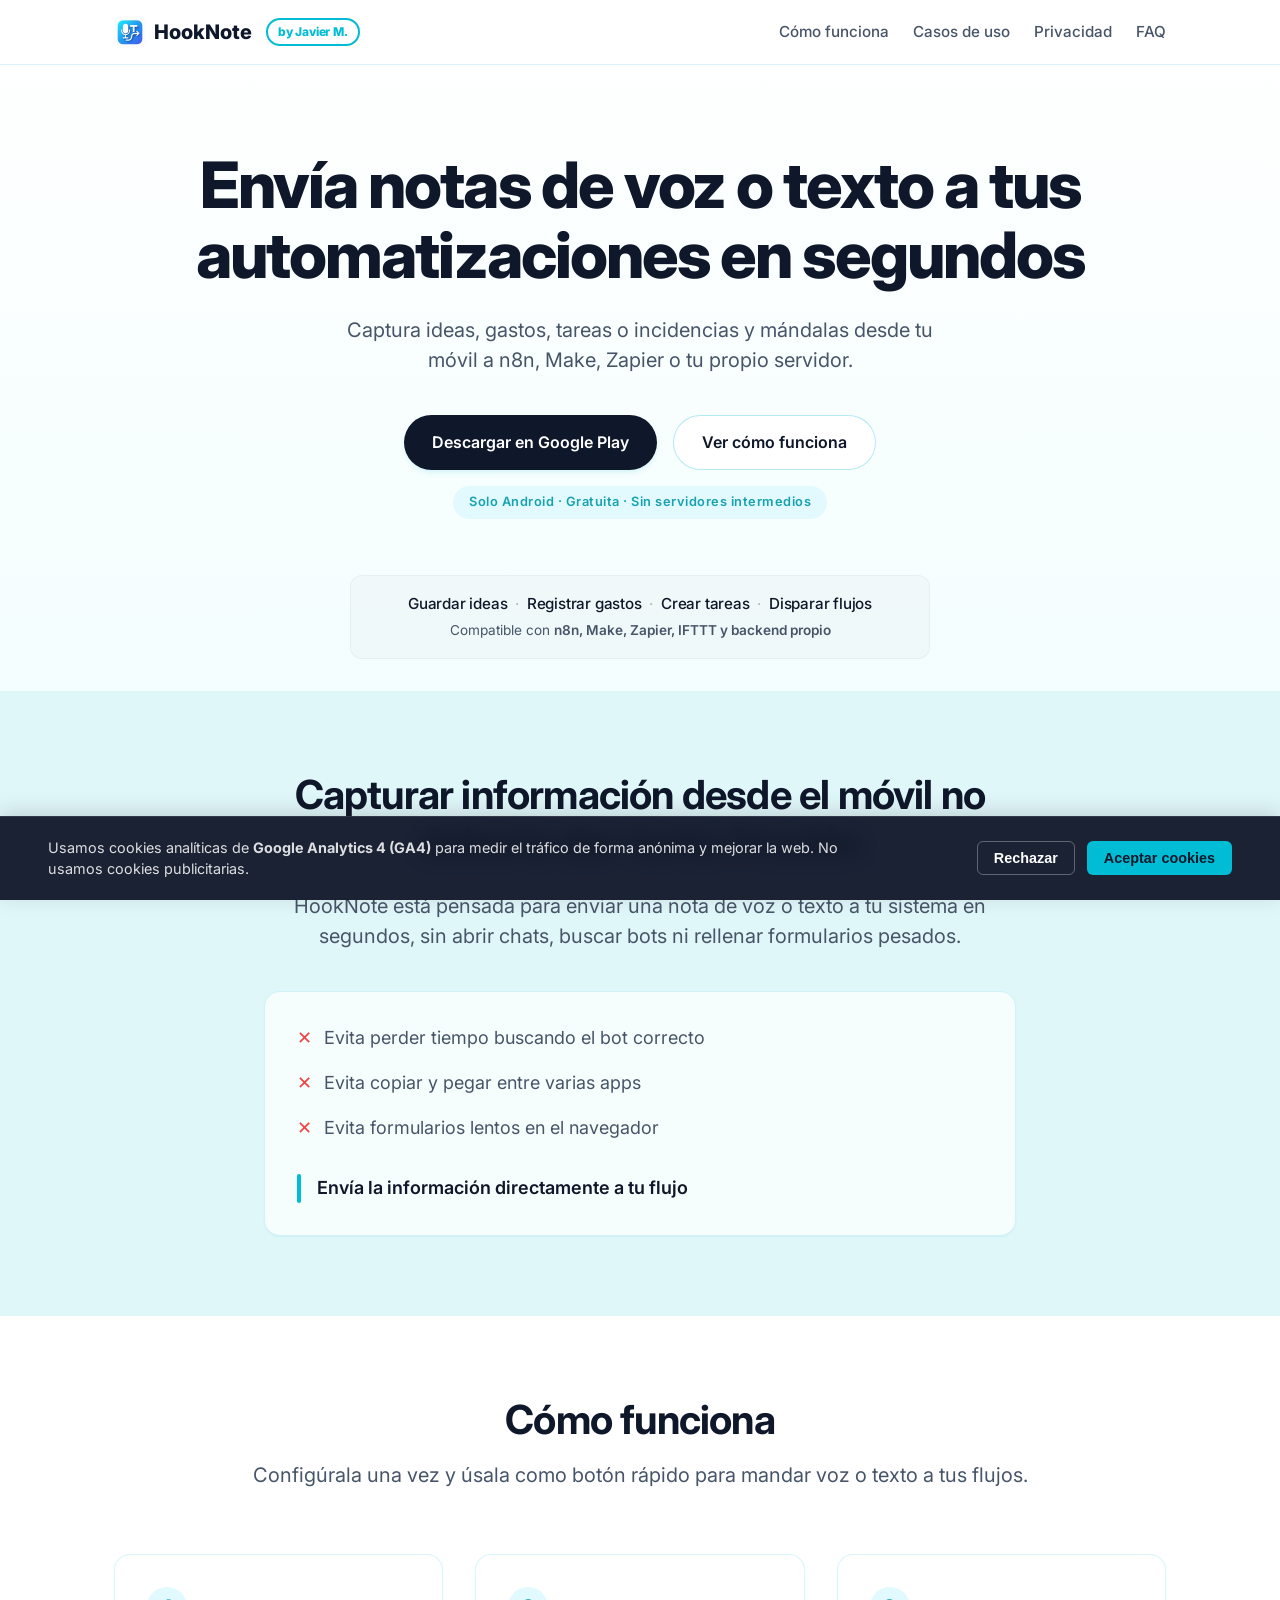
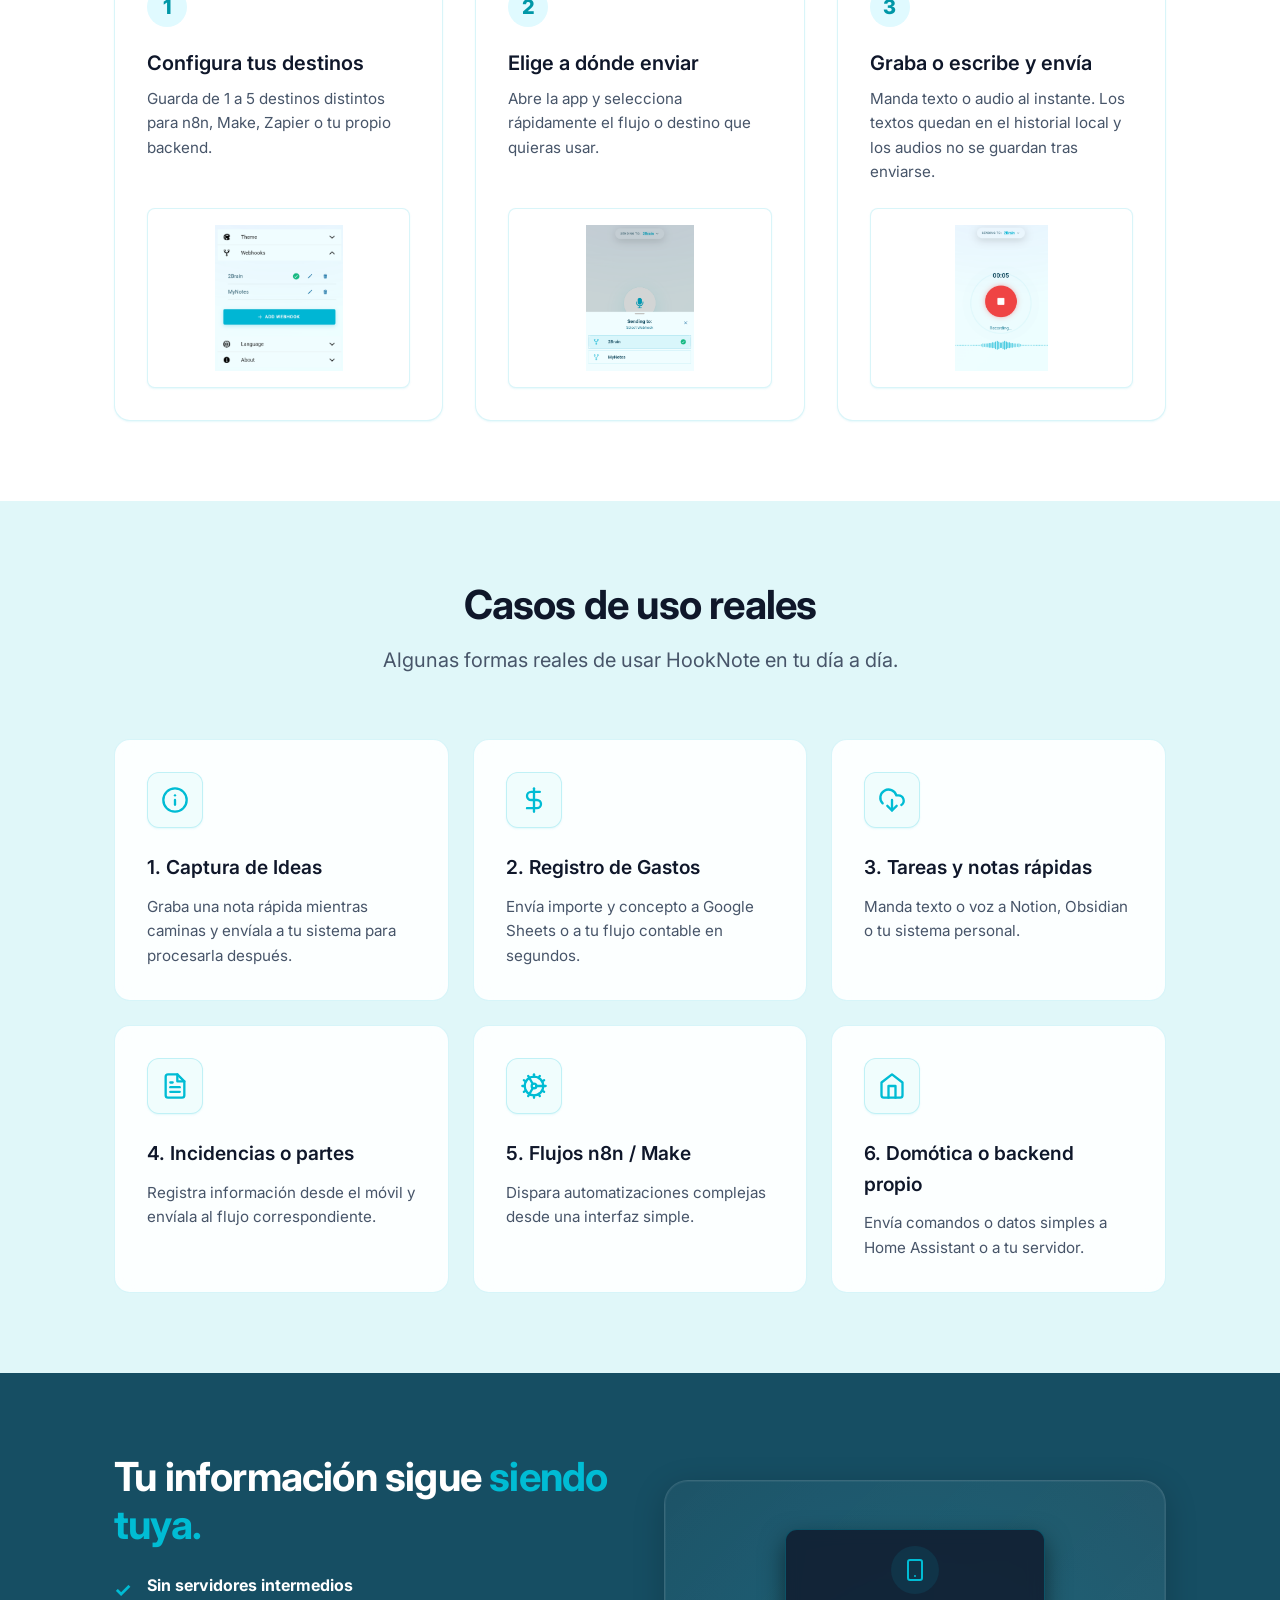
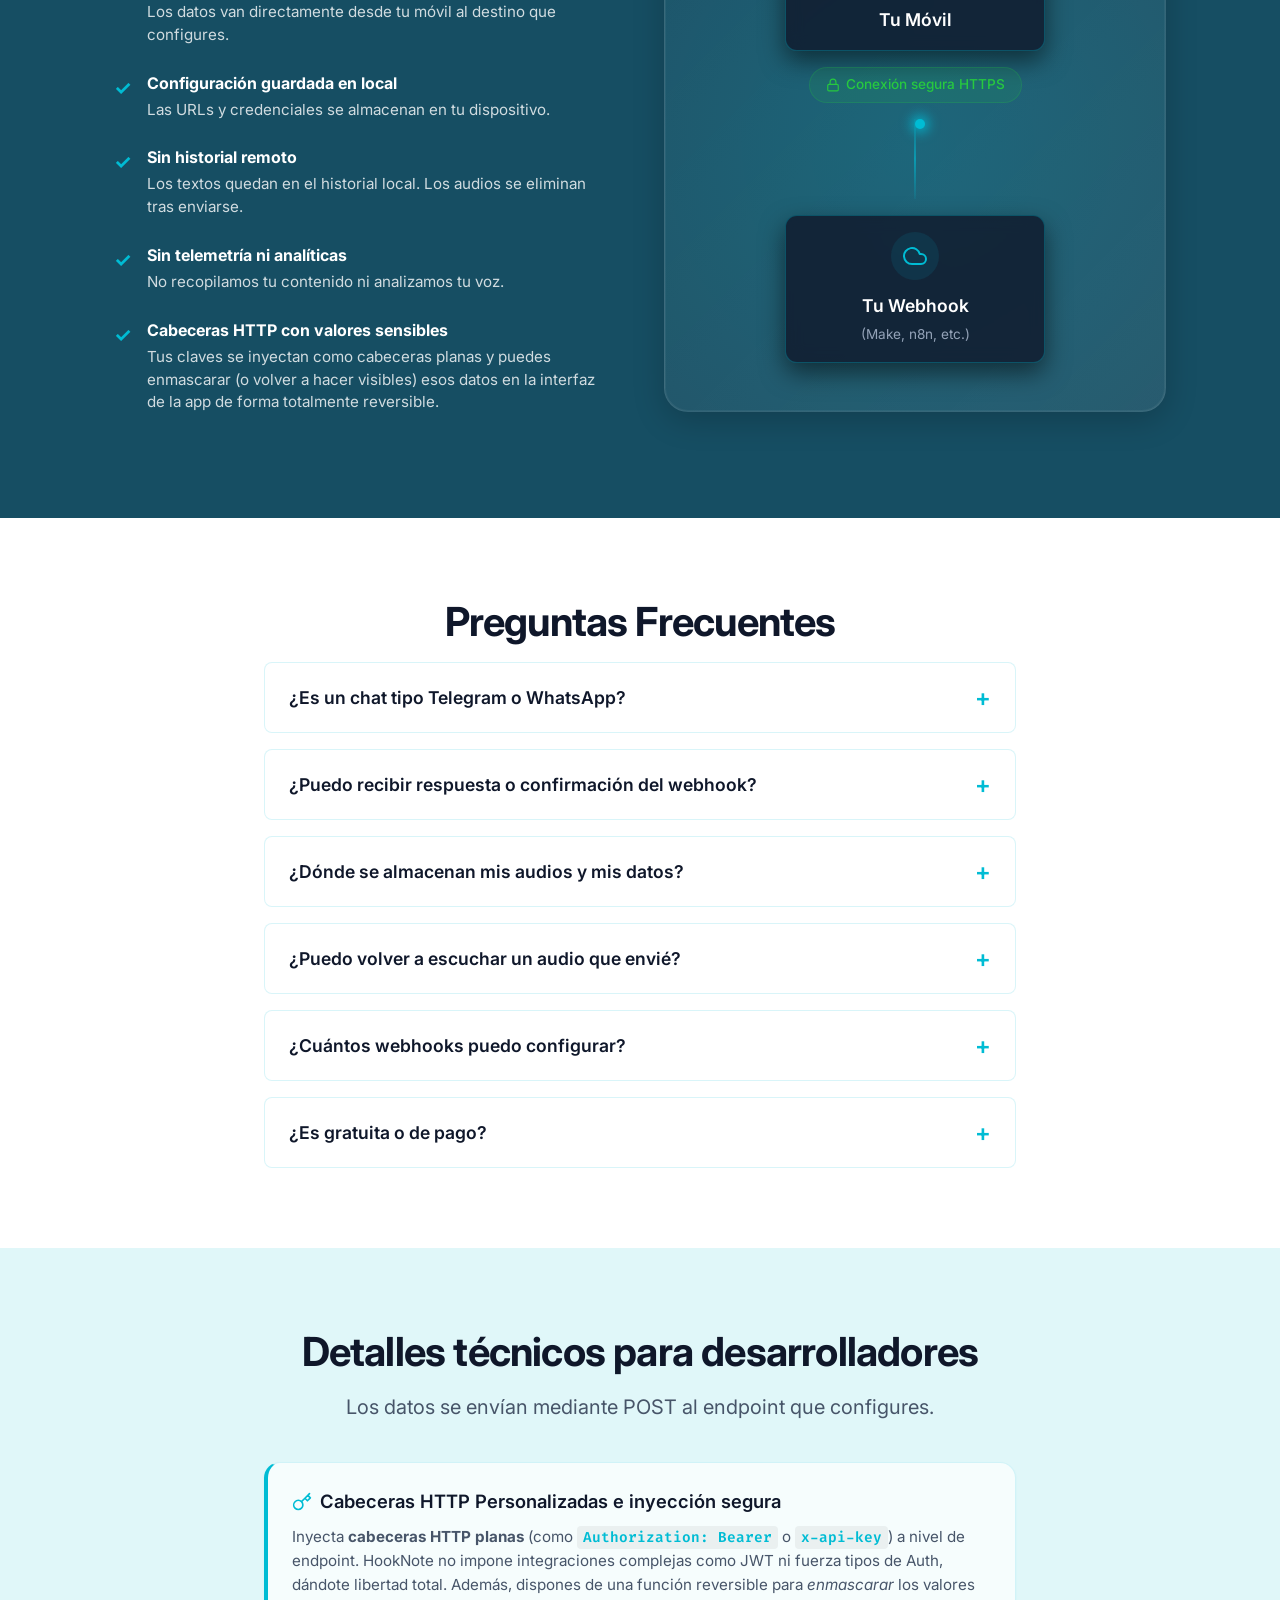
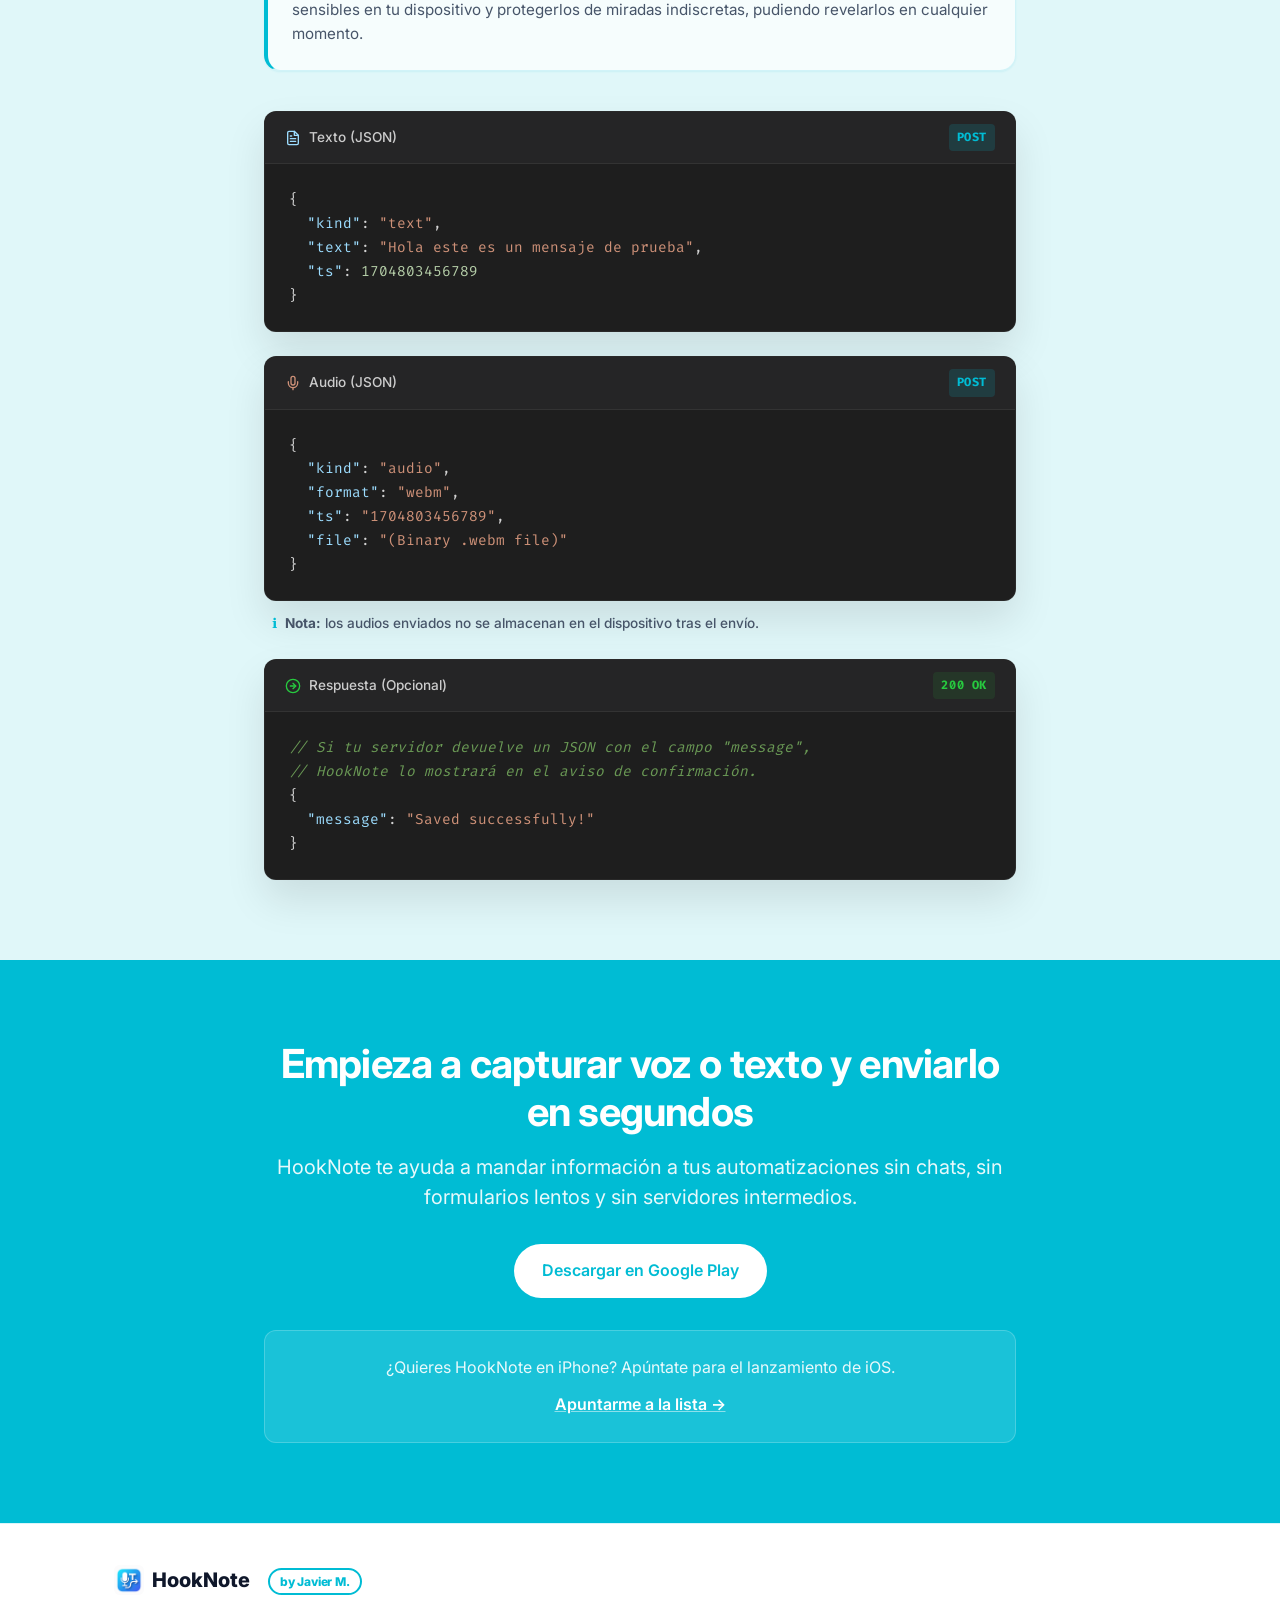
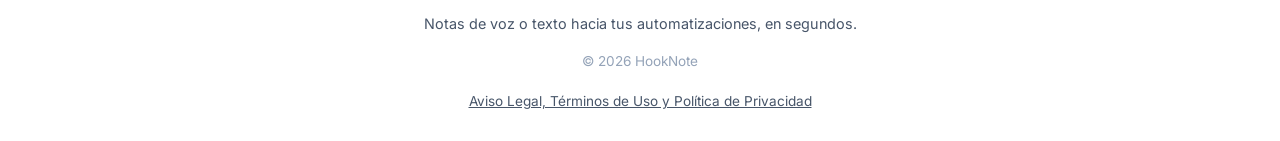
<file: index.html>
<!DOCTYPE html>
<html lang="es">

<head>
    <script>
        window.dataLayer = window.dataLayer || [];
        function gtag() { dataLayer.push(arguments); }
        gtag('consent', 'default', {
            'ad_storage': 'denied',
            'analytics_storage': 'denied'
        });

        if (localStorage.getItem("hooknote_cookie_consent") === "accepted") {
            gtag('consent', 'update', {
                'ad_storage': 'granted',
                'analytics_storage': 'granted'
            });
        }
    </script>

    <script>(function (w, d, s, l, i) {
            w[l] = w[l] || []; w[l].push({
                'gtm.start':
                    new Date().getTime(), event: 'gtm.js'
            }); var f = d.getElementsByTagName(s)[0],
                j = d.createElement(s), dl = l != 'dataLayer' ? '&l=' + l : ''; j.async = true; j.src =
                    'https://www.googletagmanager.com/gtm.js?id=' + i + dl; f.parentNode.insertBefore(j, f);
        })(window, document, 'script', 'dataLayer', 'GTM-KTXKHZTX');</script>

    <meta charset="UTF-8">
    <meta name="viewport" content="width=device-width, initial-scale=1.0">
    <title>HookNote - El punto de entrada universal para tus automatizaciones</title>
    <meta name="description"
        content="Envía texto o audio a múltiples webhooks de forma inmediata, sin bots ni chats intermedios. Tu app puente hacia Zapier, Make y n8n con privacidad total desde tu móvil Android.">
    <meta name="keywords"
        content="automatización, webhooks, make, n8n, zapier, productividad, android app, enviar audio a webhook">
    <meta name="author" content="HookNote">
    <meta name="robots" content="index, follow">
    <meta name="theme-color" content="#f0fdfd">

    <meta property="og:type" content="website">
    <meta property="og:url" content="https://hooknoteapp.com/">
    <meta property="og:title" content="HookNote - El punto de entrada universal para automatizaciones">
    <meta property="og:description"
        content="Lanza tus automatizaciones en un toque. Envía texto o audio a hasta 5 webhooks diferentes. Sin chats. Sin bots. Sin fricción.">
    <meta property="og:image" content="https://hooknoteapp.com/images/logo.png">

    <meta property="twitter:card" content="summary_large_image">
    <meta property="twitter:url" content="https://hooknoteapp.com/">
    <meta property="twitter:title" content="HookNote - El punto de entrada universal para automatizaciones">
    <meta property="twitter:description"
        content="Lanza tus automatizaciones en un toque. Envía texto o audio directo a tu endpoint.">
    <meta property="twitter:image" content="https://hooknoteapp.com/images/logo.png">

    <link rel="icon" type="image/png" href="/images/logo.png">
    <link rel="apple-touch-icon" href="/images/logo.png">
    <link rel="canonical" href="https://hooknoteapp.com/">

    <link rel="preconnect" href="https://fonts.googleapis.com">
    <link rel="preconnect" href="https://fonts.gstatic.com" crossorigin>
    <link
        href="https://fonts.googleapis.com/css2?family=Inter:wght@400;500;600;700;800&family=Fira+Code:wght@400;500&display=swap"
        rel="stylesheet">
  <script type="module" crossorigin src="/assets/main-BP8NocRd.js"></script>
  <link rel="modulepreload" crossorigin href="/assets/cookies-m46SQ3Bs.js">
  <link rel="stylesheet" crossorigin href="/assets/main-BCgtVq_u.css">
</head>

<body>
    <noscript><iframe src="https://www.googletagmanager.com/ns.html?id=GTM-KTXKHZTX" height="0" width="0"
            style="display:none;visibility:hidden"></iframe></noscript>


    <nav>
        <div class="container nav-container">
            <div style="display: flex; align-items: center;">
                <a href="#" class="logo" style="text-decoration: none; padding-right: 4px;">
                    <img src="/images/logo.png" alt="HookNote Logo">
                    HookNote
                </a>
                <a href="https://www.javierm.es" target="_blank" style="text-decoration: none;">
                    <span class="author-badge">by Javier M.</span>
                </a>
            </div>

            <div class="nav-links desktop-menu">
                <a href="#how-it-works">Cómo funciona</a>
                <a href="#use-cases">Casos de uso</a>
                <a href="#privacy">Privacidad</a>
                <a href="#faq">FAQ</a>
            </div>

            <button class="menu-toggle" aria-label="Abrir menú" aria-expanded="false">
                <span class="hamburger"></span>
            </button>
        </div>

        <div class="mobile-menu">
            <a href="#how-it-works" class="mobile-link">Cómo funciona</a>
            <a href="#use-cases" class="mobile-link">Casos de uso</a>
            <a href="#privacy" class="mobile-link">Privacidad</a>
            <a href="#faq" class="mobile-link">FAQ</a>
            <hr class="mobile-divider">
            <a href="https://play.google.com/store/apps/details?id=com.hooknote.app" target="_blank"
                id="btn-download-nav" class="cta-button primary-btn w-full mt-4">
                <span>Descargar App</span>
            </a>

        </div>
    </nav>

    <main>
        <section class="hero pb-12 pt-20">
            <div class="container text-center">
                <h1 class="fade-up delay-1">Envía notas de voz o texto a tus automatizaciones en segundos</h1>
                <p class="subtitle fade-up delay-2">Captura ideas, gastos, tareas o incidencias y mándalas desde tu
                    móvil a n8n, Make, Zapier o tu propio servidor.</p>

                <div class="hero-actions fade-up delay-3"
                    style="display: flex; flex-direction: column; align-items: center; gap: 16px;">
                    <div style="display: flex; gap: 16px; justify-content: center; flex-wrap: wrap;">
                        <a href="https://play.google.com/store/apps/details?id=com.hooknote.app" target="_blank"
                            id="btn-download-hero" class="cta-button primary-btn">
                            <span>Descargar en Google Play</span>
                        </a>

                        <a href="#how-it-works" id="btn-how-it-works" class="cta-button secondary-btn">Ver cómo
                            funciona</a>

                    </div>
                    <div class="badge mt-2" style="font-size: 0.8rem; letter-spacing: 0.5px; opacity: 0.9;">Solo Android
                        · Gratuita · Sin servidores intermedios</div>
                </div>

                <div class="fade-up delay-4"
                    style="margin-top: 2rem; margin-bottom: 2rem; max-width: 580px; margin-left: auto; margin-right: auto; padding: 1rem 1.5rem; background: rgba(0, 0, 0, 0.02); border-radius: 12px; border: 1px solid rgba(0, 0, 0, 0.04);">
                    <p
                        style="font-weight: 500; color: var(--text); font-size: 0.95rem; margin-bottom: 0.25rem; letter-spacing: -0.2px;">
                        Guardar ideas <span style="opacity: 0.3; font-weight: normal; margin: 0 4px;">&middot;</span>
                        Registrar gastos <span style="opacity: 0.3; font-weight: normal; margin: 0 4px;">&middot;</span>
                        Crear tareas <span style="opacity: 0.3; font-weight: normal; margin: 0 4px;">&middot;</span>
                        Disparar flujos
                    </p>
                    <p style="font-size: 0.85rem; color: var(--text-muted); margin: 0;">
                        Compatible con <span style="color: var(--text); font-weight: 600;">n8n, Make, Zapier, IFTTT y
                            backend propio</span>
                    </p>
                </div>
            </div>
        </section>

        <section class="problem-section bg-soft py-20">
            <div class="container text-center max-w-800">
                <h2 class="section-title">Capturar información desde el móvil no debería dar tanta fricción</h2>
                <p class="subtitle" style="margin-top: 1.5rem;">HookNote está pensada para enviar una nota de voz o
                    texto a tu sistema en segundos, sin abrir chats, buscar bots ni rellenar formularios pesados.</p>
                <div class="problem-list glass-panel text-left mt-10">
                    <ul>
                        <li><span class="cross">✕</span> Evita perder tiempo buscando el bot correcto</li>
                        <li><span class="cross">✕</span> Evita copiar y pegar entre varias apps</li>
                        <li><span class="cross">✕</span> Evita formularios lentos en el navegador</li>
                    </ul>
                    <div class="problem-solution mt-8">
                        <div class="highlight-line"></div>
                        <p style="font-weight: 600;">Envía la información directamente a tu flujo</p>
                    </div>
                </div>
            </div>
        </section>

        <section id="how-it-works" class="how-it-works py-20">
            <div class="container">
                <div class="text-center mb-16">
                    <h2 class="section-title">Cómo funciona</h2>
                    <p class="subtitle">Configúrala una vez y úsala como botón rápido para mandar voz o texto a tus
                        flujos.</p>
                </div>

                <div class="steps-grid">
                    <div class="step-card glass-panel">
                        <div class="step-number">1</div>
                        <h3>Configura tus destinos</h3>
                        <p>Guarda de 1 a 5 destinos distintos para n8n, Make, Zapier o tu propio backend.</p>
                        <img src="/images/webhook.png" alt="Configurar Destinos" class="step-image">
                    </div>
                    <div class="step-card glass-panel">
                        <div class="step-number">2</div>
                        <h3>Elige a dónde enviar</h3>
                        <p>Abre la app y selecciona rápidamente el flujo o destino que quieras usar.</p>
                        <img src="/images/texto.png" alt="Seleccionar destino" class="step-image">
                    </div>
                    <div class="step-card glass-panel">
                        <div class="step-number">3</div>
                        <h3>Graba o escribe y envía</h3>
                        <p>Manda texto o audio al instante. Los textos quedan en el historial local y los audios no se
                            guardan tras enviarse.</p>
                        <img src="/images/audio.png" alt="Enviar mensaje" class="step-image">
                    </div>
                </div>
            </div>
        </section>

        <section id="use-cases" class="use-cases bg-soft py-20">
            <div class="container">
                <div class="text-center mb-16">
                    <h2 class="section-title">Casos de uso reales</h2>
                    <p class="subtitle">Algunas formas reales de usar HookNote en tu día a día.</p>
                </div>

                <div class="use-cases-grid">
                    <div class="use-case-card premium-card">
                        <div class="uc-icon-wrapper">
                            <svg xmlns="http://www.w3.org/2000/svg" width="24" height="24" viewBox="0 0 24 24"
                                fill="none" stroke="currentColor" stroke-width="2" stroke-linecap="round"
                                stroke-linejoin="round">
                                <circle cx="12" cy="12" r="10"></circle>
                                <path d="M12 16v-4"></path>
                                <path d="M12 8h.01"></path>
                            </svg>
                        </div>
                        <h4>1. Captura de Ideas</h4>
                        <p>Graba una nota rápida mientras caminas y envíala a tu sistema para procesarla después.</p>
                    </div>
                    <div class="use-case-card premium-card">
                        <div class="uc-icon-wrapper">
                            <svg xmlns="http://www.w3.org/2000/svg" width="24" height="24" viewBox="0 0 24 24"
                                fill="none" stroke="currentColor" stroke-width="2" stroke-linecap="round"
                                stroke-linejoin="round">
                                <path d="M12 2v20"></path>
                                <path d="M17 5H9.5a3.5 3.5 0 0 0 0 7h5a3.5 3.5 0 0 1 0 7H6"></path>
                            </svg>
                        </div>
                        <h4>2. Registro de Gastos</h4>
                        <p>Envía importe y concepto a Google Sheets o a tu flujo contable en segundos.</p>
                    </div>
                    <div class="use-case-card premium-card">
                        <div class="uc-icon-wrapper">
                            <svg xmlns="http://www.w3.org/2000/svg" width="24" height="24" viewBox="0 0 24 24"
                                fill="none" stroke="currentColor" stroke-width="2" stroke-linecap="round"
                                stroke-linejoin="round">
                                <path d="M4 14.899A7 7 0 1 1 15.71 8h1.79a4.5 4.5 0 0 1 2.5 8.242"></path>
                                <path d="M12 12v9"></path>
                                <path d="m8 17 4 4 4-4"></path>
                            </svg>
                        </div>
                        <h4>3. Tareas y notas rápidas</h4>
                        <p>Manda texto o voz a Notion, Obsidian o tu sistema personal.</p>
                    </div>
                    <div class="use-case-card premium-card">
                        <div class="uc-icon-wrapper">
                            <svg xmlns="http://www.w3.org/2000/svg" width="24" height="24" viewBox="0 0 24 24"
                                fill="none" stroke="currentColor" stroke-width="2" stroke-linecap="round"
                                stroke-linejoin="round">
                                <path d="M14 2H6a2 2 0 0 0-2 2v16a2 2 0 0 0 2 2h12a2 2 0 0 0 2-2V8z"></path>
                                <polyline points="14 2 14 8 20 8"></polyline>
                                <line x1="16" y1="13" x2="8" y2="13"></line>
                                <line x1="16" y1="17" x2="8" y2="17"></line>
                                <polyline points="10 9 9 9 8 9"></polyline>
                            </svg>
                        </div>
                        <h4>4. Incidencias o partes</h4>
                        <p>Registra información desde el móvil y envíala al flujo correspondiente.</p>
                    </div>
                    <div class="use-case-card premium-card">
                        <div class="uc-icon-wrapper">
                            <svg xmlns="http://www.w3.org/2000/svg" width="24" height="24" viewBox="0 0 24 24"
                                fill="none" stroke="currentColor" stroke-width="2" stroke-linecap="round"
                                stroke-linejoin="round">
                                <path d="M12 20a8 8 0 1 0 0-16 8 8 0 0 0 0 16Z"></path>
                                <path d="M12 14a2 2 0 1 0 0-4 2 2 0 0 0 0 4Z"></path>
                                <path d="M12 2v2"></path>
                                <path d="M12 22v-2"></path>
                                <path d="m17 20.66-1-1.73"></path>
                                <path d="M11 10.27 7 3.34"></path>
                                <path d="m20.66 17-1.73-1"></path>
                                <path d="m3.34 7 1.73 1"></path>
                                <path d="M14 12h8"></path>
                                <path d="M2 12h2"></path>
                                <path d="m20.66 7-1.73 1"></path>
                                <path d="m3.34 17 1.73-1"></path>
                                <path d="m17 3.34-1 1.73"></path>
                                <path d="m11 13.73-4 6.93"></path>
                            </svg>
                        </div>
                        <h4>5. Flujos n8n / Make</h4>
                        <p>Dispara automatizaciones complejas desde una interfaz simple.</p>
                    </div>
                    <div class="use-case-card premium-card">
                        <div class="uc-icon-wrapper">
                            <svg xmlns="http://www.w3.org/2000/svg" width="24" height="24" viewBox="0 0 24 24"
                                fill="none" stroke="currentColor" stroke-width="2" stroke-linecap="round"
                                stroke-linejoin="round">
                                <path d="m3 9 9-7 9 7v11a2 2 0 0 1-2 2H5a2 2 0 0 1-2-2z"></path>
                                <polyline points="9 22 9 12 15 12 15 22"></polyline>
                            </svg>
                        </div>
                        <h4>6. Domótica o backend propio</h4>
                        <p>Envía comandos o datos simples a Home Assistant o a tu servidor.</p>
                    </div>
                </div>
            </div>
        </section>

        <section id="privacy" class="privacy-section py-20 bg-dark text-white">
            <div class="container">
                <div class="privacy-grid">
                    <div class="privacy-content">
                        <h2 class="section-title">Tu información sigue <span class="highlight-cyan">siendo tuya.</span>
                        </h2>
                        <ul class="privacy-list">
                            <li>
                                <span class="check-icon">✓</span>
                                <div>
                                    <strong>Sin servidores intermedios</strong>
                                    <p>Los datos van directamente desde tu móvil al destino que configures.</p>
                                </div>
                            </li>
                            <li>
                                <span class="check-icon">✓</span>
                                <div>
                                    <strong>Configuración guardada en local</strong>
                                    <p>Las URLs y credenciales se almacenan en tu dispositivo.</p>
                                </div>
                            </li>
                            <li>
                                <span class="check-icon">✓</span>
                                <div>
                                    <strong>Sin historial remoto</strong>
                                    <p>Los textos quedan en el historial local. Los audios se eliminan tras enviarse.
                                    </p>
                                </div>
                            </li>
                            <li>
                                <span class="check-icon">✓</span>
                                <div>
                                    <strong>Sin telemetría ni analíticas</strong>
                                    <p>No recopilamos tu contenido ni analizamos tu voz.</p>
                                </div>
                            </li>
                            <li>
                                <span class="check-icon">✓</span>
                                <div>
                                    <strong>Cabeceras HTTP con valores sensibles</strong>
                                    <p>Tus claves se inyectan como cabeceras planas y puedes enmascarar (o volver a
                                        hacer visibles) esos datos en la interfaz de la app de forma totalmente
                                        reversible.</p>
                                </div>
                            </li>
                        </ul>
                    </div>
                    <div class="privacy-visual">
                        <div class="advanced-diagram">
                            <div class="diagram-node mobile-node">
                                <div class="node-icon">
                                    <svg xmlns="http://www.w3.org/2000/svg" width="24" height="24" viewBox="0 0 24 24"
                                        fill="none" stroke="currentColor" stroke-width="2" stroke-linecap="round"
                                        stroke-linejoin="round">
                                        <rect x="5" y="2" width="14" height="20" rx="2" ry="2"></rect>
                                        <line x1="12" y1="18" x2="12.01" y2="18"></line>
                                    </svg>
                                </div>
                                <div class="node-text">Tu Móvil</div>
                            </div>

                            <div class="diagram-connection">
                                <div class="secure-badge">
                                    <svg xmlns="http://www.w3.org/2000/svg" width="14" height="14" viewBox="0 0 24 24"
                                        fill="none" stroke="currentColor" stroke-width="2" stroke-linecap="round"
                                        stroke-linejoin="round">
                                        <rect x="3" y="11" width="18" height="11" rx="2" ry="2"></rect>
                                        <path d="M7 11V7a5 5 0 0 1 10 0v4"></path>
                                    </svg>
                                    Conexión segura HTTPS
                                </div>
                                <div class="connection-path">
                                    <div class="data-packet"></div>
                                </div>
                            </div>

                            <div class="diagram-node webhook-node">
                                <div class="node-icon">
                                    <svg xmlns="http://www.w3.org/2000/svg" width="24" height="24" viewBox="0 0 24 24"
                                        fill="none" stroke="currentColor" stroke-width="2" stroke-linecap="round"
                                        stroke-linejoin="round">
                                        <path d="M18 10h-1.26A8 8 0 1 0 9 20h9a5 5 0 0 0 0-10z"></path>
                                    </svg>
                                </div>
                                <div class="node-text">Tu Webhook</div>
                                <div class="node-sub">(Make, n8n, etc.)</div>
                            </div>
                        </div>
                    </div>
                </div>
            </div>
        </section>

        <section id="faq" class="faq-section py-20">
            <div class="container max-w-800">
                <h2 class="section-title text-center mb-16">Preguntas Frecuentes</h2>

                <div class="faq-container">
                    <div class="faq-item">
                        <button class="faq-question">
                            ¿Es un chat tipo Telegram o WhatsApp?
                            <span class="faq-icon">+</span>
                        </button>
                        <div class="faq-answer">
                            <p><strong>No. HookNote no es una app de mensajería.</strong> Está pensada para capturar voz
                                o texto y enviarlo a tus flujos o servidores.</p>
                        </div>
                    </div>

                    <div class="faq-item">
                        <button class="faq-question">
                            ¿Puedo recibir respuesta o confirmación del webhook?
                            <span class="faq-icon">+</span>
                        </button>
                        <div class="faq-answer">
                            <p>Si tu webhook devuelve un JSON válido con el
                                campo <code>message</code> y responde con código 200, HookNote mostrará ese mensaje como
                                confirmación.
                                En caso contrario, se guardará el estado HTTP para que puedas revisar el envío.</p>
                        </div>
                    </div>

                    <div class="faq-item">
                        <button class="faq-question">
                            ¿Dónde se almacenan mis audios y mis datos?
                            <span class="faq-icon">+</span>
                        </button>
                        <div class="faq-answer">
                            <p>Exclusivamente en tu dispositivo móvil y en el servidor destino que tú hayas configurado.
                                HookNote no lee, no guarda y no sube tus datos a bases de datos propias.</p>
                        </div>
                    </div>

                    <div class="faq-item">
                        <button class="faq-question">
                            ¿Puedo volver a escuchar un audio que envié?
                            <span class="faq-icon">+</span>
                        </button>
                        <div class="faq-answer">
                            <p>No. Por diseño, los audios se eliminan del dispositivo una vez enviados.
                                HookNote muestra en el historial que se envió un audio, pero no guarda el archivo ni
                                permite su reproducción posterior.</p>
                        </div>
                    </div>

                    <div class="faq-item">
                        <button class="faq-question">
                            ¿Cuántos webhooks puedo configurar?
                            <span class="faq-icon">+</span>
                        </button>
                        <div class="faq-answer">
                            <p>Puedes almacenar y organizar hasta 5 flujos/webhooks distintos y alternar entre ellos con
                                un solo clic.</p>
                        </div>
                    </div>

                    <div class="faq-item">
                        <button class="faq-question">
                            ¿Es gratuita o de pago?
                            <span class="faq-icon">+</span>
                        </button>
                        <div class="faq-answer">
                            <p>Actualmente es <strong>100% gratuita</strong> y sin publicidad mientras validamos el
                                producto. En el futuro podría incluir funciones avanzadas de pago, pero el envío básico
                                a
                                webhooks siempre será gratuito.</p>
                        </div>
                    </div>
                </div>
            </div>
        </section>

        <section class="payload-section bg-soft py-20">
            <div class="container max-w-800">
                <div class="text-center mb-10">
                    <h2 class="section-title">Detalles técnicos para desarrolladores</h2>
                    <p class="subtitle">Los datos se envían mediante POST al endpoint que configures.</p>
                </div>

                <div class="glass-panel"
                    style="margin-bottom: 2.5rem; padding: 1.5rem; text-align: left; border-left: 4px solid var(--primary);">
                    <h3
                        style="font-size: 1.15rem; margin-bottom: 0.5rem; font-weight: 600; display: flex; align-items: center; gap: 8px;">
                        <svg xmlns="http://www.w3.org/2000/svg" width="20" height="20" viewBox="0 0 24 24" fill="none"
                            stroke="currentColor" stroke-width="2" stroke-linecap="round" stroke-linejoin="round"
                            style="color: var(--primary);">
                            <path
                                d="M21 2l-2 2m-7.61 7.61a5.5 5.5 0 1 1-7.778 7.778 5.5 5.5 0 0 1 7.777-7.777zm0 0L15.5 7.5m0 0l3 3L22 7l-3-3m-3.5 3.5L19 4">
                            </path>
                        </svg>
                        Cabeceras HTTP Personalizadas e inyección segura
                    </h3>
                    <p style="font-size: 0.95rem; color: var(--text-muted); margin-bottom: 0; line-height: 1.6;">
                        Inyecta <strong>cabeceras HTTP planas</strong> (como <code
                            style="color: var(--primary); font-weight: 600; background: rgba(0,0,0,0.05); padding: 2px 6px; border-radius: 4px;">Authorization: Bearer</code>
                        o <code
                            style="color: var(--primary); font-weight: 600; background: rgba(0,0,0,0.05); padding: 2px 6px; border-radius: 4px;">x-api-key</code>)
                        a nivel de endpoint. HookNote no impone integraciones complejas como JWT ni fuerza tipos de
                        Auth, dándote libertad total. Además, dispones de una función reversible para
                        <em>enmascarar</em> los valores sensibles en tu dispositivo y protegerlos de miradas
                        indiscretas, pudiendo revelarlos en cualquier momento.
                    </p>
                </div>

                <div class="code-editor">
                    <div class="code-header">
                        <div class="filename">
                            <svg xmlns="http://www.w3.org/2000/svg" width="16" height="16" viewBox="0 0 24 24"
                                fill="none" stroke="currentColor" stroke-width="2" stroke-linecap="round"
                                stroke-linejoin="round" style="color: #9cdcfe;">
                                <path d="M14 2H6a2 2 0 0 0-2 2v16a2 2 0 0 0 2 2h12a2 2 0 0 0 2-2V8z"></path>
                                <polyline points="14 2 14 8 20 8"></polyline>
                                <line x1="16" y1="13" x2="8" y2="13"></line>
                                <line x1="16" y1="17" x2="8" y2="17"></line>
                                <polyline points="10 9 9 9 8 9"></polyline>
                            </svg>
                            Texto (JSON)
                        </div>
                        <div class="code-badge">POST</div>
                    </div>
                    <pre><code><span class="token punct">{</span>
  <span class="token key">"kind"</span><span class="token punct">:</span> <span class="token string">"text"</span><span class="token punct">,</span>
  <span class="token key">"text"</span><span class="token punct">:</span> <span class="token string">"Hola este es un mensaje de prueba"</span><span class="token punct">,</span>
  <span class="token key">"ts"</span><span class="token punct">:</span> <span class="token number">1704803456789</span>
<span class="token punct">}</span></code></pre>
                </div>

                <div class="code-editor mt-6">
                    <div class="code-header">
                        <div class="filename">
                            <svg xmlns="http://www.w3.org/2000/svg" width="16" height="16" viewBox="0 0 24 24"
                                fill="none" stroke="currentColor" stroke-width="2" stroke-linecap="round"
                                stroke-linejoin="round" style="color: #ce9178;">
                                <path d="M12 2a3 3 0 0 0-3 3v7a3 3 0 0 0 6 0V5a3 3 0 0 0-3-3Z"></path>
                                <path d="M19 10v2a7 7 0 0 1-14 0v-2"></path>
                                <line x1="12" x2="12" y1="19" y2="22"></line>
                            </svg>
                            Audio (JSON)
                        </div>
                        <div class="code-badge">POST</div>
                    </div>
                    <pre><code><span class="token punct">{</span>
  <span class="token key">"kind"</span><span class="token punct">:</span> <span class="token string">"audio"</span><span class="token punct">,</span>
  <span class="token key">"format"</span><span class="token punct">:</span> <span class="token string">"webm"</span><span class="token punct">,</span>
  <span class="token key">"ts"</span><span class="token punct">:</span> <span class="token string">"1704803456789"</span><span class="token punct">,</span>
  <span class="token key">"file"</span><span class="token punct">:</span> <span class="token string">"(Binary .webm file)"</span>
<span class="token punct">}</span></code></pre>
                </div>

                <p
                    style="font-size: 0.85rem; color: var(--text-muted); padding-left: 8px; margin-top: 12px; font-weight: 500;">
                    <span style="color: var(--primary); margin-right: 4px;">ℹ️</span> <strong>Nota:</strong> los audios
                    enviados no se almacenan en el dispositivo tras el envío.
                </p>

                <div class="code-editor mt-6">
                    <div class="code-header">
                        <div class="filename">
                            <svg xmlns="http://www.w3.org/2000/svg" width="16" height="16" viewBox="0 0 24 24"
                                fill="none" stroke="currentColor" stroke-width="2" stroke-linecap="round"
                                stroke-linejoin="round" style="color: #27c93f;">
                                <circle cx="12" cy="12" r="10"></circle>
                                <polyline points="12 16 16 12 12 8"></polyline>
                                <line x1="8" y1="12" x2="16" y2="12"></line>
                            </svg>
                            Respuesta (Opcional)
                        </div>
                        <div class="code-badge" style="color: #27c93f; background: rgba(39, 201, 63, 0.1);">200 OK</div>
                    </div>
                    <pre><code><span class="token comment">// Si tu servidor devuelve un JSON con el campo "message",
// HookNote lo mostrará en el aviso de confirmación.</span>
<span class="token punct">{</span>
  <span class="token key">"message"</span><span class="token punct">:</span> <span class="token string">"Saved successfully!"</span>
<span class="token punct">}</span></code></pre>
                </div>
            </div>
        </section>

        <section class="final-cta py-20 bg-primary text-white text-center">
            <div class="container max-w-800">
                <h2 class="section-title" style="color: white; margin-bottom: 16px;">Empieza a capturar voz o texto y
                    enviarlo en segundos</h2>
                <p class="subtitle" style="color: rgba(255,255,255,0.9); margin-bottom: 32px;">HookNote te ayuda a
                    mandar información a tus automatizaciones sin chats, sin formularios lentos y sin servidores
                    intermedios.</p>
                <div class="cta-buttons-group">
                    <a href="https://play.google.com/store/apps/details?id=com.hooknote.app" target="_blank"
                        id="btn-download-footer" class="cta-button btn-white">
                        <span>Descargar en Google Play</span>
                    </a>

                </div>
                <div class="ios-cta mt-8 glass-box">
                    <p style="margin-bottom: 12px; opacity: 0.9;">¿Quieres HookNote en iPhone? Apúntate para el
                        lanzamiento de iOS.</p>
                    <a href="https://airtable.com/appsfR6cdsuIkAtZn/pag0CC9ZQFNQfKP9s/form" target="_blank"
                        id="btn-ios-waitlist" class="ios-link">
                        Apuntarme a la lista →
                    </a>

                </div>
            </div>
        </section>
    </main>

    <footer>
        <div class="container">
            <div class="footer-content">
                <div class="logo opacity-80" style="margin-bottom: 16px;">
                    <img src="/images/logo.png" alt="HookNote Logo" style="height: 30px;">
                    HookNote
                    <a href="https://www.javierm.es" target="_blank" style="text-decoration: none;">
                        <span class="author-badge">by Javier M.</span>
                    </a>
                </div>
                <p>Notas de voz o texto hacia tus automatizaciones, en segundos.</p>
                <div class="maker-badge">
                    &copy; 2026 HookNote
                </div>
                <div class="legal-links" style="margin-top: 16px;">
                    <a href="./legal_es.html"
                        style="color: var(--text-muted); font-size: 0.85rem; text-decoration: underline; transition: color 0.2s;"
                        onmouseover="this.style.color='var(--primary)'"
                        onmouseout="this.style.color='var(--text-muted)'">
                        Aviso Legal, Términos de Uso y Política de Privacidad
                    </a>
                </div>
            </div>
        </div>
    </footer>

    <div id="cookie-consent-banner" class="cookie-banner">
        <div class="cookie-content">
            <p>Usamos cookies analíticas de <strong>Google Analytics 4 (GA4)</strong> para medir el tráfico de forma
                anónima y mejorar la web. No usamos cookies publicitarias.</p>
        </div>
        <div class="cookie-actions">
            <button id="cookie-decline" class="cookie-btn cookie-decline">Rechazar</button>
            <button id="cookie-accept" class="cookie-btn cookie-accept">Aceptar cookies</button>
        </div>
    </div>

</body>

</html>
</file>
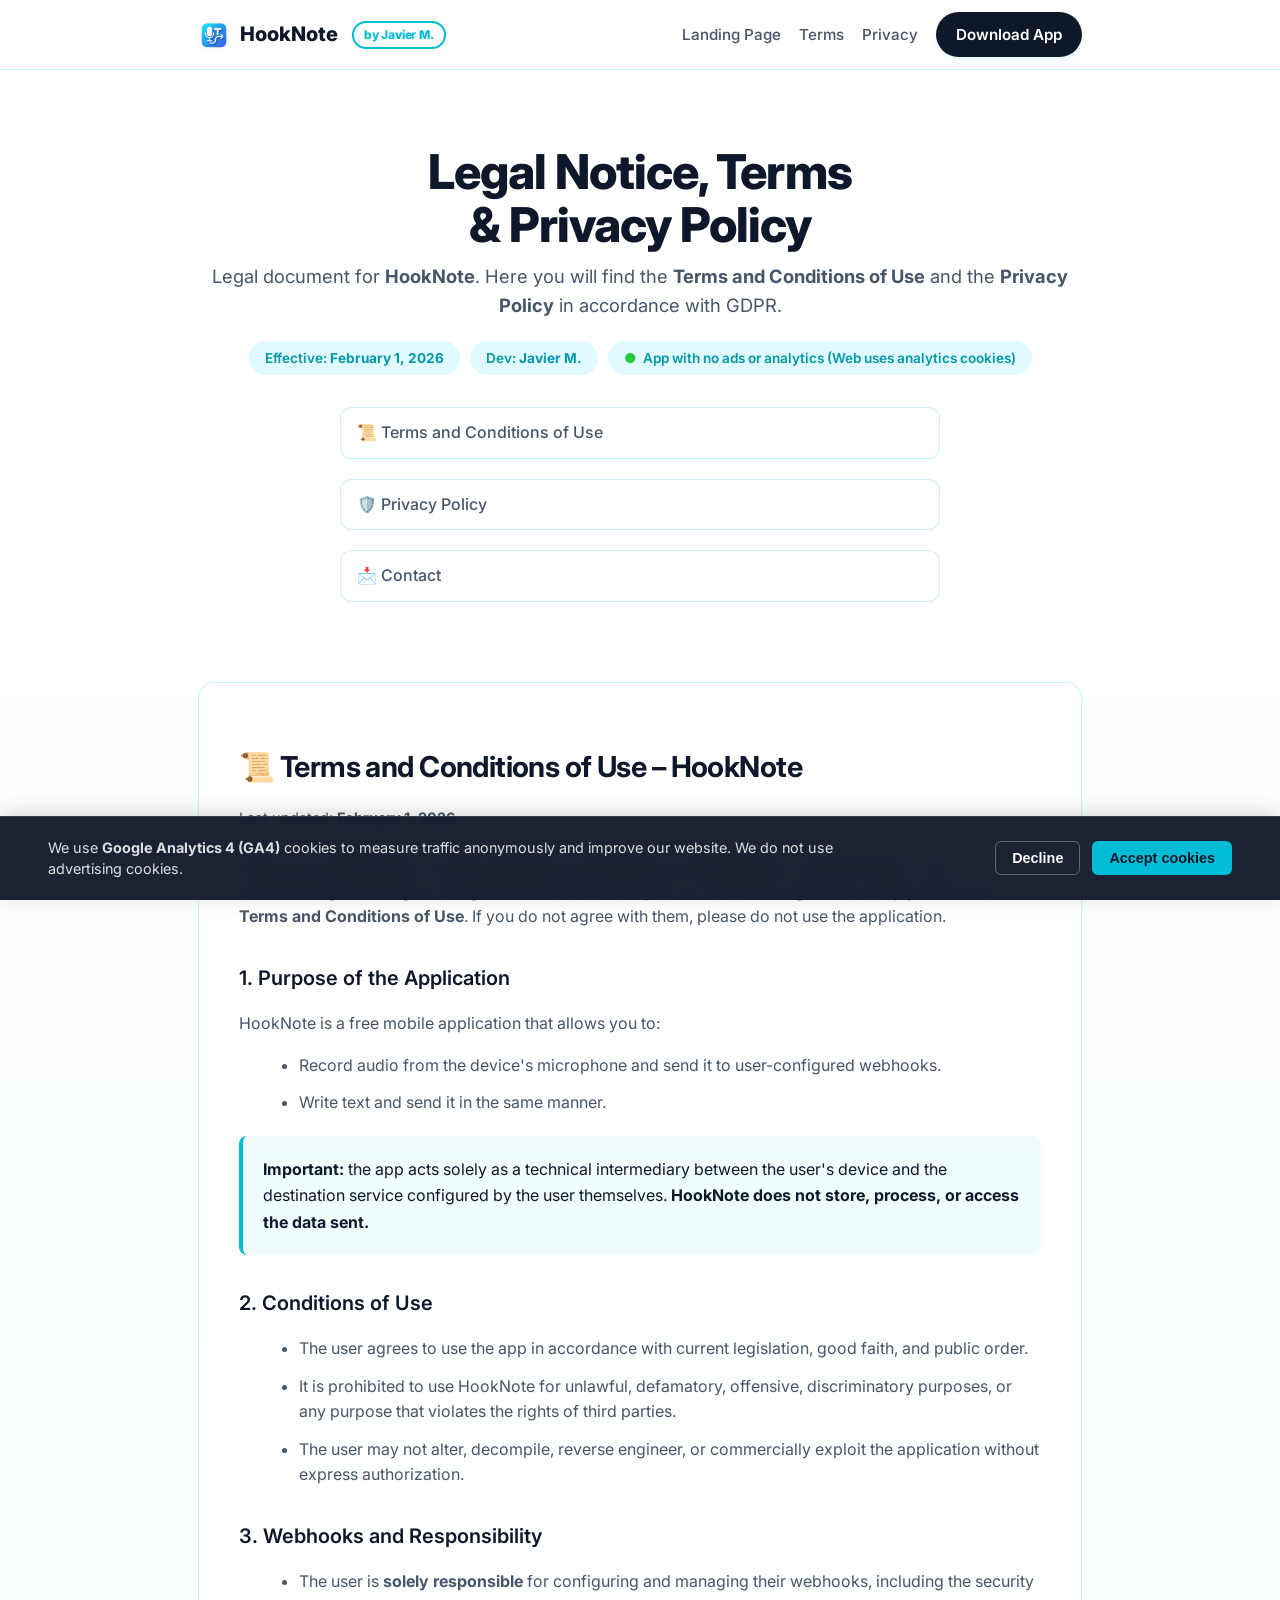
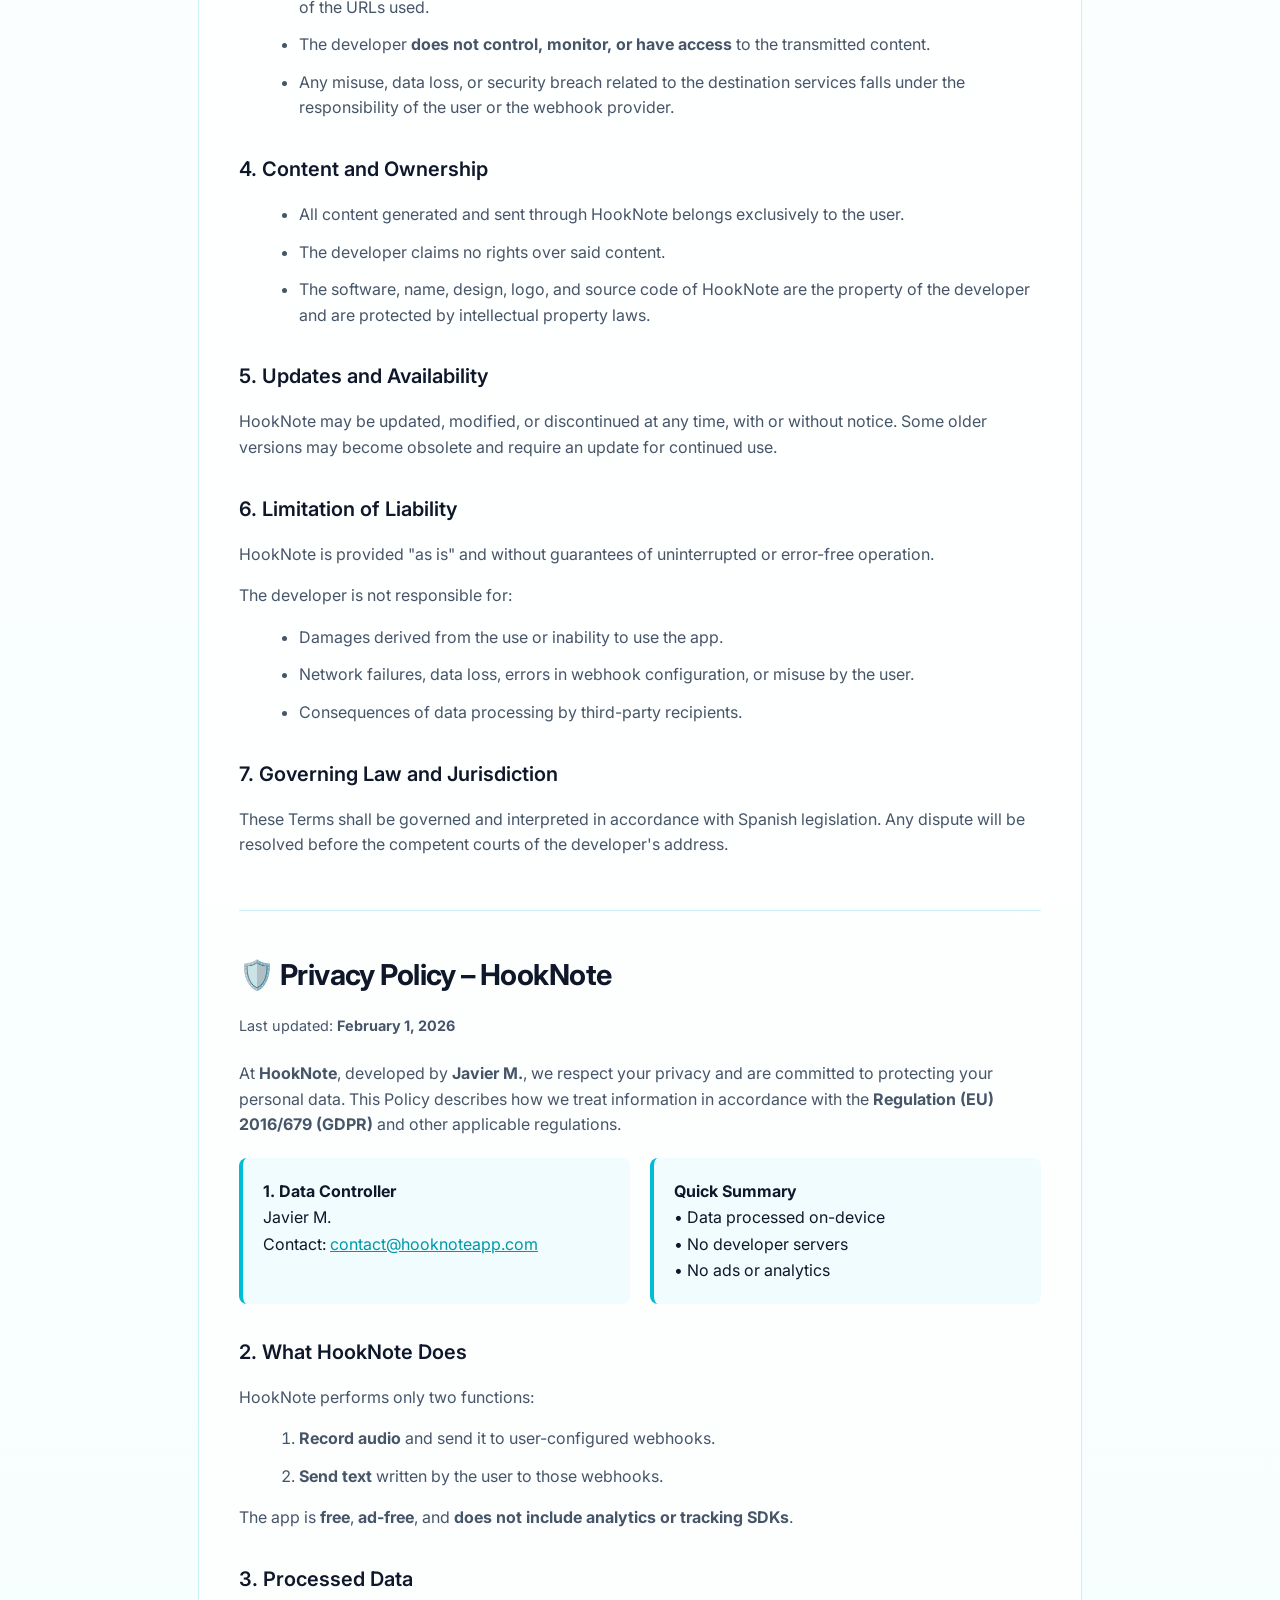
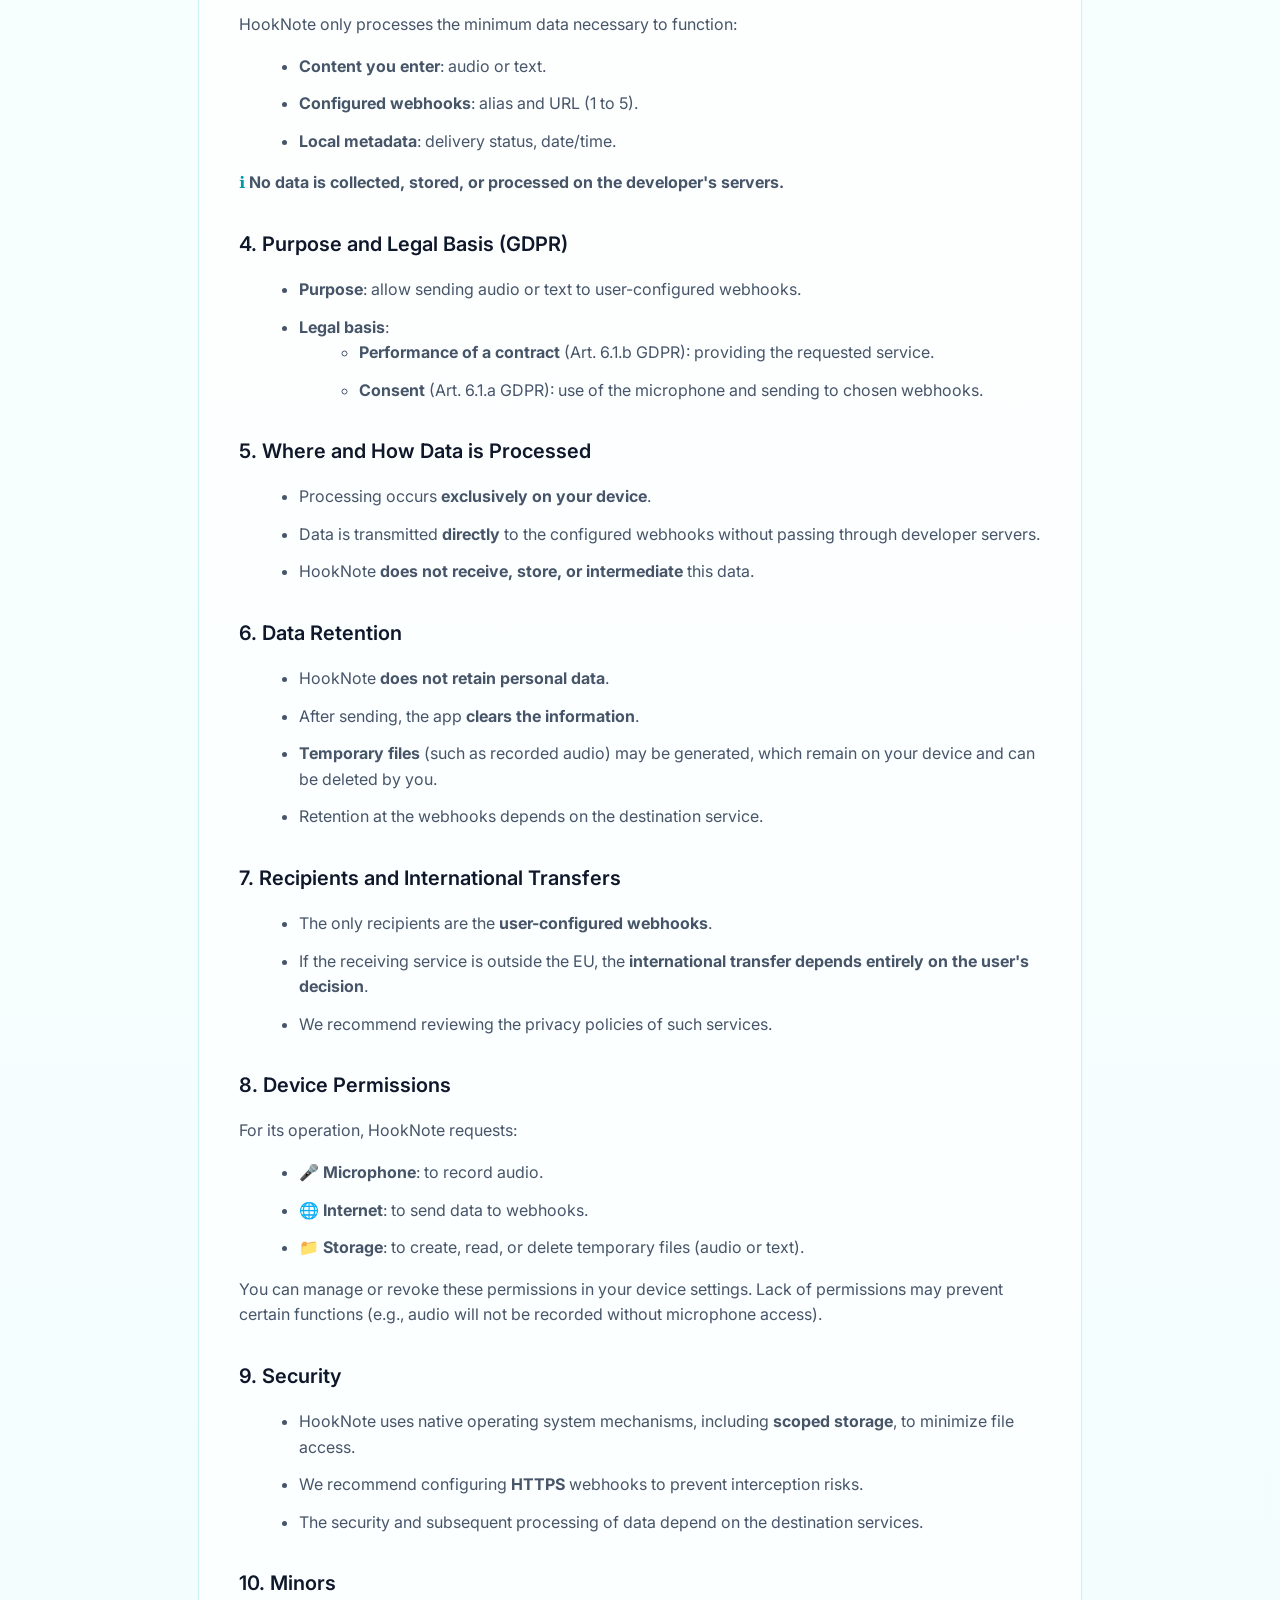
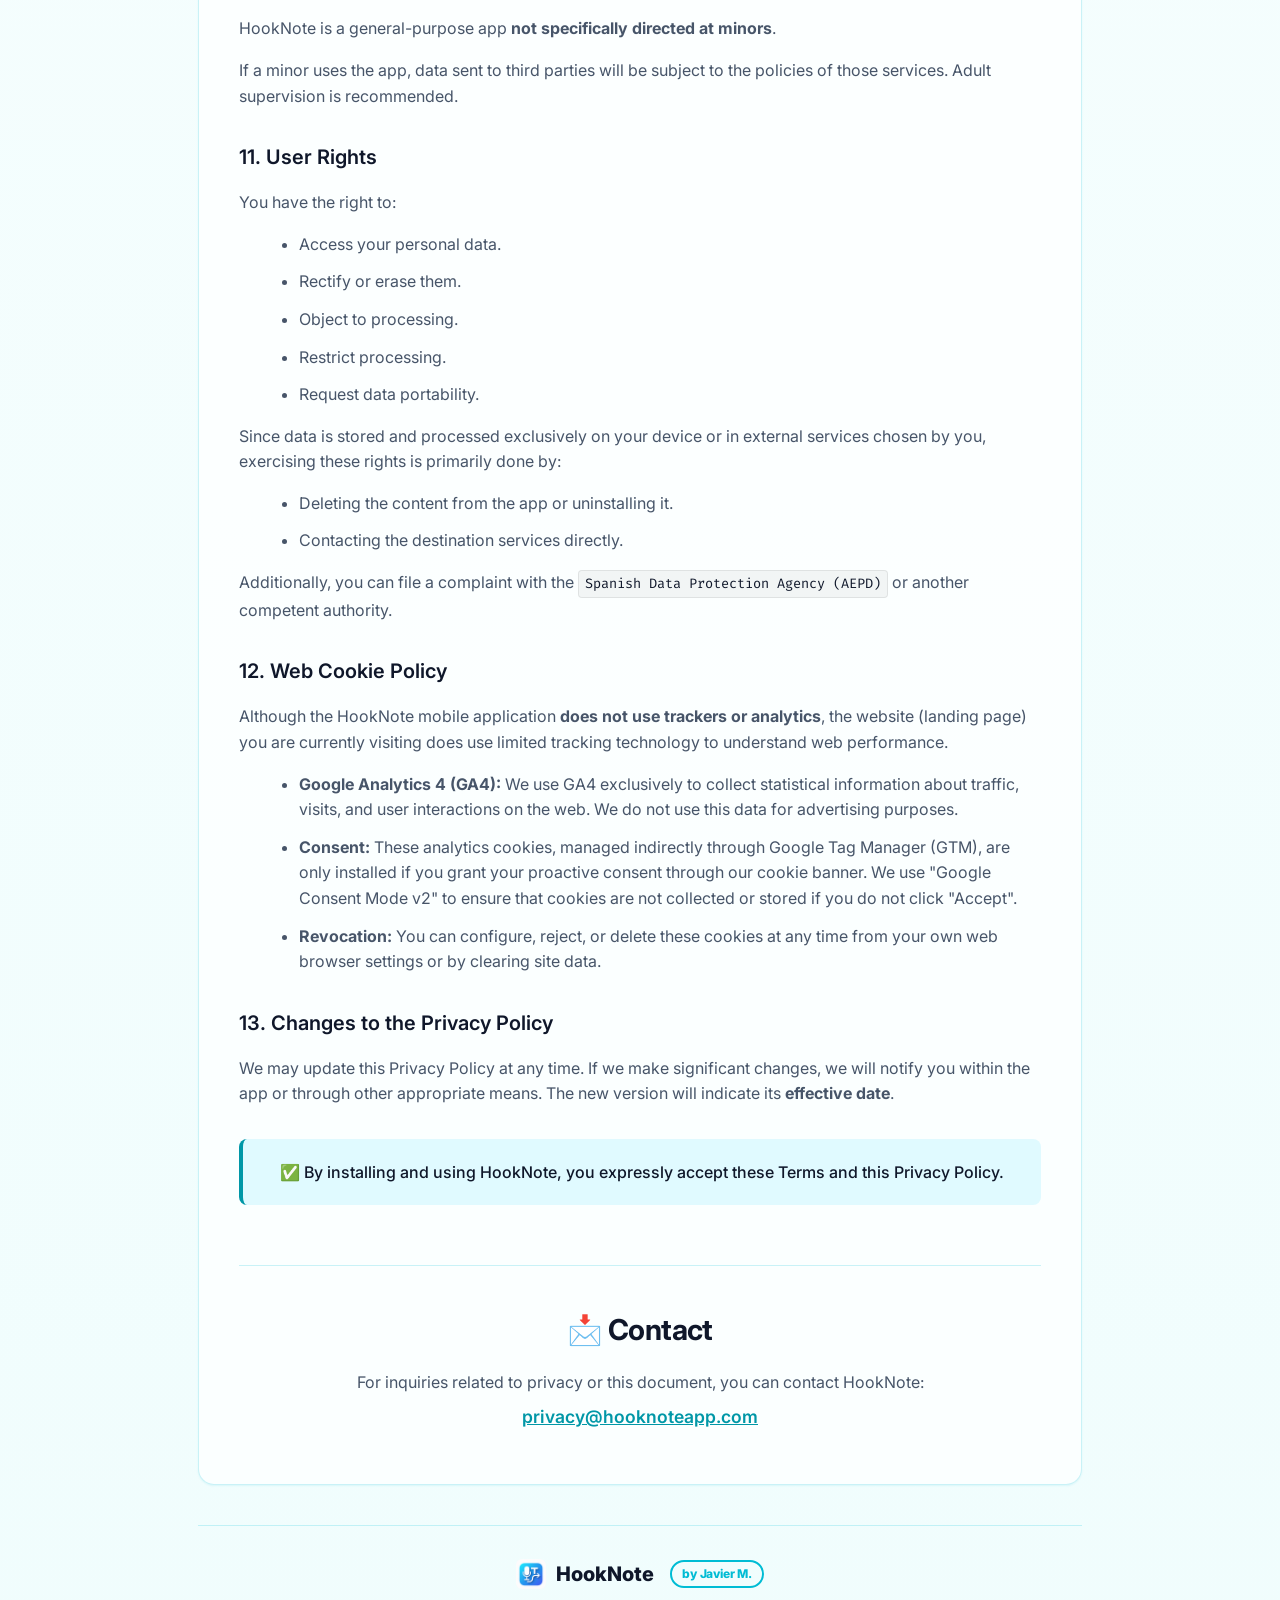
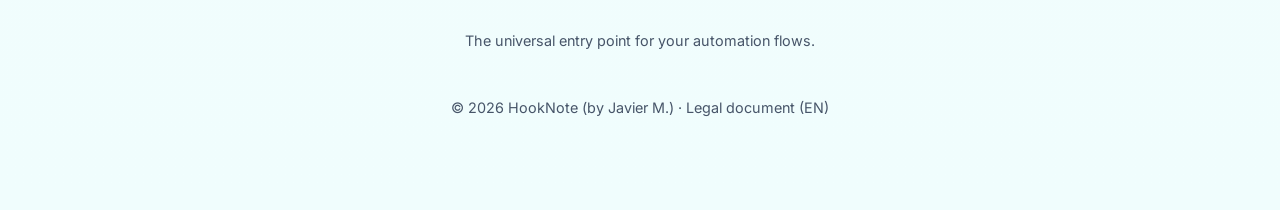
<file: legal_en.html>
<!doctype html>
<html lang="en">

<head>
    <script>
        window.dataLayer = window.dataLayer || [];
        function gtag() { dataLayer.push(arguments); }
        gtag('consent', 'default', {
            'ad_storage': 'denied',
            'analytics_storage': 'denied'
        });

        if (localStorage.getItem("hooknote_cookie_consent") === "accepted") {
            gtag('consent', 'update', {
                'ad_storage': 'granted',
                'analytics_storage': 'granted'
            });
        }
    </script>
    <script>(function (w, d, s, l, i) {
            w[l] = w[l] || []; w[l].push({
                'gtm.start':
                    new Date().getTime(), event: 'gtm.js'
            }); var f = d.getElementsByTagName(s)[0],
                j = d.createElement(s), dl = l != 'dataLayer' ? '&l=' + l : ''; j.async = true; j.src =
                    'https://www.googletagmanager.com/gtm.js?id=' + i + dl; f.parentNode.insertBefore(j, f);
        })(window, document, 'script', 'dataLayer', 'GTM-KTXKHZTX');</script>

    <meta charset="utf-8" />
    <meta name="viewport" content="width=device-width, initial-scale=1" />

    <title>Legal Notice, Terms of Use and Privacy Policy | HookNote</title>
    <meta name="description"
        content="Legal notice, terms and conditions of use, and privacy policy for HookNote. App developed by Javier M." />
    <meta name="robots" content="index,follow,max-image-preview:large" />

    <link rel="canonical" href="https://hooknoteapp.com/legal_en.html" />

    <link rel="preconnect" href="https://fonts.googleapis.com">
    <link rel="preconnect" href="https://fonts.gstatic.com" crossorigin>
    <link
        href="https://fonts.googleapis.com/css2?family=Inter:wght@400;500;600;700;800&family=Fira+Code:wght@400;500&display=swap"
        rel="stylesheet">

    <meta property="og:type" content="website" />
    <meta property="og:locale" content="en_US" />
    <meta property="og:site_name" content="HookNote" />
    <meta property="og:title" content="Legal Notice and Privacy Policy | HookNote" />
    <meta property="og:description"
        content="Terms of use and privacy policy for HookNote (GDPR). Processed data, purpose, conservation, and rights." />
    <meta property="og:url" content="https://hooknoteapp.com/legal_en.html" />
    <meta property="og:image" content="https://hooknoteapp.com/images/logo.png" />

    <meta name="twitter:card" content="summary_large_image" />
    <meta name="twitter:title" content="Legal Notice and Privacy Policy | HookNote" />
    <meta name="twitter:description" content="Terms of use and privacy policy for HookNote (GDPR)." />
    <meta name="twitter:image" content="https://hooknoteapp.com/images/logo.png" />

    <link rel="icon" href="./images/logo.png" />

    <style>
        :root {
            --bg: #f0fdfd;
            --text: #0f172a;
            --muted: #475569;
            --border: rgba(0, 188, 212, 0.2);
            --accent: #00bcd4;
            --accent-dark: #0097a7;
            --ok: #27c93f;
            --sans: 'Inter', ui-sans-serif, system-ui, -apple-system, Segoe UI, Roboto, Helvetica, Arial, sans-serif;
            --mono: 'Fira Code', ui-monospace, SFMono-Regular, monospace;
            --max: 920px;
        }

        * {
            box-sizing: border-box
        }

        html {
            scroll-behavior: smooth
        }

        body {
            margin: 0;
            font-family: var(--sans);
            color: var(--text);
            background: linear-gradient(180deg, #ffffff 0%, var(--bg) 100%);
            line-height: 1.65;
            overflow-wrap: break-word;
            word-break: break-word;
            min-height: 100vh;
        }

        a {
            color: var(--accent-dark);
            transition: color .2s
        }

        a:hover {
            color: var(--text)
        }

        .wrap {
            max-width: var(--max);
            margin: 0 auto;
            padding: 26px 18px 90px;
        }

        header {
            position: sticky;
            top: 0;
            z-index: 5;
            backdrop-filter: blur(12px);
            -webkit-backdrop-filter: blur(12px);
            background: rgba(255, 255, 255, 0.85);
            border-bottom: 1px solid var(--border);
        }

        .nav {
            max-width: var(--max);
            margin: 0 auto;
            padding: 12px 18px;
            display: flex;
            align-items: center;
            justify-content: space-between;
            flex-wrap: wrap;
            gap: 10px;
        }

        .brand {
            text-decoration: none;
            font-weight: 800;
            font-size: 1.25rem;
            display: flex;
            align-items: center;
            gap: 10px;
            white-space: nowrap;
            color: var(--text);
        }

        .brand img {
            height: 32px;
            border-radius: 6px;
        }

        .navlinks {
            display: flex;
            gap: 18px;
            align-items: center;
            font-size: .95rem;
            font-weight: 500;
            flex-wrap: wrap;
        }

        .navlinks a:not(.btn-store) {
            padding: 5px 0;
            text-decoration: none;
            color: var(--muted)
        }

        .navlinks a:not(.btn-store):hover {
            color: var(--accent)
        }

        .btn-store {
            display: inline-flex;
            align-items: center;
            padding: 10px 20px;
            background: var(--text);
            border-radius: 50px;
            text-decoration: none;
            font-size: .95rem;
            font-weight: 600;
            color: white !important;
            transition: all .3s cubic-bezier(0.16, 1, 0.3, 1);
            white-space: nowrap;
            box-shadow: 0 4px 6px -1px rgba(0, 188, 212, 0.1);
        }

        .btn-store:hover {
            background: #000;
            transform: translateY(-2px);
            box-shadow: 0 10px 15px -3px rgba(0, 188, 212, 0.1);
        }

        .hero {
            padding: 40px 0 20px;
            text-align: center;
        }

        h1 {
            margin: 10px 0;
            line-height: 1.1;
            font-size: clamp(2rem, 4vw, 3rem);
            letter-spacing: -0.02em;
            font-weight: 800;
            color: var(--text);
        }

        .sub {
            color: var(--muted);
            margin: 0 auto 20px;
            max-width: 72ch;
            font-size: 1.15rem;
        }

        .meta {
            display: flex;
            gap: 10px;
            flex-wrap: wrap;
            justify-content: center;
            margin-top: 14px
        }

        .badge {
            padding: 6px 16px;
            background: #e0faff;
            border-radius: 100px;
            font-size: .85rem;
            color: #0097a7;
            font-weight: 600;
        }

        .ok {
            color: var(--ok);
            margin-right: 4px;
        }

        .toc {
            margin-top: 32px;
            margin-bottom: 16px;
            margin-left: auto;
            margin-right: auto;
            display: grid;
            gap: 8px;
            max-width: 600px;
            padding-left: 0;
            list-style: none;
            text-align: left;
        }

        .toc a {
            display: block;
            text-decoration: none;
            color: var(--muted);
            padding: 12px 16px;
            background: white;
            border: 1px solid var(--border);
            border-radius: 12px;
            font-weight: 500;
            transition: all 0.2s;
            box-shadow: 0 1px 2px rgba(0, 188, 212, 0.05);
        }

        .toc a:hover {
            color: var(--accent);
            border-color: var(--accent);
            transform: translateX(4px);
            box-shadow: 0 4px 6px rgba(0, 188, 212, 0.1);
        }

        section.block {
            padding: 40px 0;
            border-top: 1px solid var(--border);
        }

        section.block:first-of-type {
            border-top: 0;
            padding-top: 20px;
        }

        .glass-box {
            background: rgba(255, 255, 255, 0.7);
            border: 1px solid var(--border);
            border-radius: 16px;
            padding: 40px;
            box-shadow: 0 1px 2px 0 rgba(0, 188, 212, 0.1);
            margin-top: 32px;
        }

        @media (max-width: 768px) {
            .glass-box {
                padding: 24px;
            }
        }

        h2 {
            font-size: 1.8rem;
            margin: 0 0 16px;
            color: var(--text);
            font-weight: 700;
            letter-spacing: -0.02em;
        }

        h3 {
            font-size: 1.25rem;
            margin: 32px 0 12px;
            color: var(--text);
            font-weight: 600;
        }

        p,
        li {
            color: var(--muted);
            margin-bottom: 12px;
            line-height: 1.6;
        }

        ul,
        ol {
            margin-left: 20px;
            margin-bottom: 16px;
        }

        .callout {
            margin: 20px 0;
            padding: 20px;
            background: rgba(0, 188, 212, 0.05);
            border-left: 4px solid var(--accent);
            border-radius: 8px;
            color: var(--text);
        }

        .grid2 {
            display: grid;
            gap: 20px;
            grid-template-columns: 1fr;
            margin: 20px 0 10px;
        }

        @media (min-width: 768px) {
            .grid2 {
                grid-template-columns: 1fr 1fr
            }
        }

        .kbd {
            font-family: var(--mono);
            background: rgba(0, 0, 0, .04);
            padding: 2px 6px;
            border-radius: 4px;
            font-size: 0.85em;
            border: 1px solid rgba(0, 0, 0, .08);
            display: inline-block;
            color: var(--text);
        }

        footer {
            margin-top: 40px;
            padding-top: 32px;
            border-top: 1px solid var(--border);
            text-align: center;
            color: var(--muted);
            font-size: .9rem;
            display: flex;
            flex-direction: column;
            align-items: center;
            gap: 16px;
        }

        :target {
            scroll-margin-top: 80px;
        }

        /* Cookie Banner */
        .cookie-banner {
            position: fixed;
            bottom: 0;
            left: 0;
            right: 0;
            background: rgba(15, 23, 42, 0.95);
            backdrop-filter: blur(10px);
            -webkit-backdrop-filter: blur(10px);
            color: white;
            padding: 16px 24px;
            display: flex;
            flex-direction: column;
            gap: 16px;
            z-index: 9999;
            box-shadow: 0 -4px 20px rgba(0, 0, 0, 0.15);
            align-items: center;
            border-top: 1px solid rgba(255, 255, 255, 0.1);
            font-family: var(--sans);
        }

        @media (min-width: 768px) {
            .cookie-banner {
                flex-direction: row;
                justify-content: space-between;
                padding: 20px 48px;
            }
        }

        .cookie-content {
            flex: 1;
            max-width: 800px;
        }

        .cookie-content p {
            margin: 0;
            font-size: 0.9rem;
            color: rgba(255, 255, 255, 0.85);
            line-height: 1.5;
        }

        .cookie-actions {
            display: flex;
            gap: 12px;
            flex-shrink: 0;
        }

        .cookie-btn {
            padding: 8px 16px;
            border-radius: 6px;
            font-size: 0.9rem;
            font-weight: 600;
            cursor: pointer;
            transition: all 0.2s ease;
            border: 1px solid transparent;
        }

        .cookie-accept {
            background: #00bcd4;
            color: #0f172a;
        }

        .cookie-accept:hover {
            background: white;
            color: #0f172a;
            transform: translateY(-2px);
        }

        .cookie-decline {
            background: transparent;
            color: white;
            border-color: rgba(255, 255, 255, 0.3);
        }

        .cookie-decline:hover {
            background: rgba(255, 255, 255, 0.1);
            border-color: white;
        }

        .author-badge {
            font-size: 0.75rem;
            font-weight: 800;
            vertical-align: middle;
            margin-left: 10px;
            padding: 2px 10px;
            border-radius: 999px;
            border: 2px solid var(--accent);
            color: var(--accent);
            letter-spacing: -0.2px;
            transition: all 0.2s ease;
            display: inline-block;
        }

        .author-badge:hover {
            background-color: var(--accent);
            color: white;
        }
    </style>
  <script type="module" crossorigin src="/assets/cookies-m46SQ3Bs.js"></script>
</head>

<body>
    <noscript><iframe src="https://www.googletagmanager.com/ns.html?id=GTM-KTXKHZTX" height="0" width="0"
            style="display:none;visibility:hidden"></iframe></noscript>

    <header>
        <nav class="nav" aria-label="Main Navigation">
            <div style="display: flex; align-items: center;">
                <a class="brand" href="./index.html" style="padding-right: 4px;">
                    <img src="./images/logo.png" alt="HookNote Logo">
                    <span>HookNote</span>
                </a>
                <a href="https://www.javierm.es" target="_blank" style="text-decoration: none;">
                    <span class="author-badge">by Javier M.</span>
                </a>
            </div>
            <div class="navlinks">
                <a href="./index.html#how-it-works">Landing Page</a>
                <a href="#terms">Terms</a>
                <a href="#privacy">Privacy</a>
                <a href="https://play.google.com/store/apps/details?id=com.hooknote.app" class="btn-store"
                    target="_blank" rel="noopener noreferrer">
                    Download App
                </a>
            </div>
        </nav>
    </header>

    <div class="wrap" id="top">
        <section class="hero">
            <h1>Legal Notice, Terms <br /> & Privacy Policy</h1>
            <p class="sub">
                Legal document for <strong>HookNote</strong>. Here you will find the <strong>Terms and Conditions of
                    Use</strong> and the
                <strong>Privacy Policy</strong> in accordance with GDPR.
            </p>

            <div class="meta" role="list">
                <span class="badge" role="listitem">Effective: <strong>February 1, 2026</strong></span>
                <span class="badge" role="listitem">Dev: <strong>Javier M.</strong></span>
                <span class="badge" role="listitem"><span class="ok">●</span> App with no ads or analytics (Web uses
                    analytics cookies)</span>
            </div>

            <ul class="toc" aria-label="Table of Contents">
                <li><a href="#terms">📜 Terms and Conditions of Use</a></li>
                <li><a href="#privacy">🛡️ Privacy Policy</a></li>
                <li><a href="#contact">📩 Contact</a></li>
            </ul>
        </section>

        <main class="glass-box">
            <section class="block" id="terms">
                <h2>📜 Terms and Conditions of Use – HookNote</h2>
                <p style="font-size: 0.9rem; margin-bottom: 24px;">Last updated: <strong>February 1, 2026</strong></p>

                <p>
                    Welcome to <strong>HookNote</strong>, a mobile application developed by <strong>J. Martínez
                        H.</strong>
                    ("the Developer"). By downloading, installing, or using HookNote, the user ("you" or "the user")
                    agrees to comply with these
                    <strong>Terms and Conditions of Use</strong>. If you do not agree with them, please do not use the
                    application.
                </p>

                <h3 id="purpose">1. Purpose of the Application</h3>
                <p>HookNote is a free mobile application that allows you to:</p>
                <ul>
                    <li>Record audio from the device's microphone and send it to user-configured webhooks.</li>
                    <li>Write text and send it in the same manner.</li>
                </ul>
                <div class="callout">
                    <strong>Important:</strong> the app acts solely as a technical intermediary between the user's
                    device and the destination service configured by the user themselves.
                    <strong>HookNote does not store, process, or access the data sent.</strong>
                </div>

                <h3 id="conditions">2. Conditions of Use</h3>
                <ul>
                    <li>The user agrees to use the app in accordance with current legislation, good faith, and public
                        order.</li>
                    <li>It is prohibited to use HookNote for unlawful, defamatory, offensive, discriminatory purposes,
                        or any purpose that violates the rights of third parties.</li>
                    <li>The user may not alter, decompile, reverse engineer, or commercially exploit the application
                        without express authorization.</li>
                </ul>

                <h3 id="webhooks">3. Webhooks and Responsibility</h3>
                <ul>
                    <li>The user is <strong>solely responsible</strong> for configuring and managing their webhooks,
                        including the security of the URLs used.</li>
                    <li>The developer <strong>does not control, monitor, or have access</strong> to the transmitted
                        content.</li>
                    <li>Any misuse, data loss, or security breach related to the destination services falls under the
                        responsibility of the user or the webhook provider.</li>
                </ul>

                <h3 id="ownership">4. Content and Ownership</h3>
                <ul>
                    <li>All content generated and sent through HookNote belongs exclusively to the user.</li>
                    <li>The developer claims no rights over said content.</li>
                    <li>The software, name, design, logo, and source code of HookNote are the property of the developer
                        and are protected by intellectual property laws.</li>
                </ul>

                <h3 id="updates">5. Updates and Availability</h3>
                <p>
                    HookNote may be updated, modified, or discontinued at any time, with or without notice.
                    Some older versions may become obsolete and require an update for continued use.
                </p>

                <h3 id="liability">6. Limitation of Liability</h3>
                <p>HookNote is provided "as is" and without guarantees of uninterrupted or error-free operation.</p>
                <p>The developer is not responsible for:</p>
                <ul>
                    <li>Damages derived from the use or inability to use the app.</li>
                    <li>Network failures, data loss, errors in webhook configuration, or misuse by the user.</li>
                    <li>Consequences of data processing by third-party recipients.</li>
                </ul>

                <h3 id="jurisdiction">7. Governing Law and Jurisdiction</h3>
                <p>
                    These Terms shall be governed and interpreted in accordance with Spanish legislation. Any dispute
                    will be resolved before the competent courts of the developer's address.
                </p>
            </section>

            <section class="block" id="privacy">
                <h2>🛡️ Privacy Policy – HookNote</h2>
                <p style="font-size: 0.9rem; margin-bottom: 24px;">Last updated: <strong>February 1, 2026</strong></p>

                <p>
                    At <strong>HookNote</strong>, developed by <strong>Javier M.</strong>, we respect your privacy
                    and are committed to protecting your personal data.
                    This Policy describes how we treat information in accordance with the <strong>Regulation (EU)
                        2016/679 (GDPR)</strong> and other applicable regulations.
                </p>

                <div class="grid2">
                    <div class="callout" style="margin: 0;" id="controller">
                        <strong>1. Data Controller</strong><br />
                        Javier M.<br />
                        Contact: <a href="mailto:contact@hooknoteapp.com">contact@hooknoteapp.com</a>
                    </div>
                    <div class="callout" style="margin: 0;">
                        <strong>Quick Summary</strong><br />
                        • Data processed on-device<br />
                        • No developer servers<br />
                        • No ads or analytics
                    </div>
                </div>

                <h3 id="whatitdoes">2. What HookNote Does</h3>
                <p>HookNote performs only two functions:</p>
                <ol>
                    <li><strong>Record audio</strong> and send it to user-configured webhooks.</li>
                    <li><strong>Send text</strong> written by the user to those webhooks.</li>
                </ol>
                <p>The app is <strong>free</strong>, <strong>ad-free</strong>, and <strong>does not include analytics or
                        tracking SDKs</strong>.</p>

                <h3 id="data">3. Processed Data</h3>
                <p>HookNote only processes the minimum data necessary to function:</p>
                <ul>
                    <li><strong>Content you enter</strong>: audio or text.</li>
                    <li><strong>Configured webhooks</strong>: alias and URL (1 to 5).</li>
                    <li><strong>Local metadata</strong>: delivery status, date/time.</li>
                </ul>
                <p><strong><span style="color:var(--accent-dark);">ℹ️</span> No data is collected, stored, or processed
                        on the developer's servers.</strong></p>

                <h3 id="purpose_basis">4. Purpose and Legal Basis (GDPR)</h3>
                <ul>
                    <li><strong>Purpose</strong>: allow sending audio or text to user-configured webhooks.</li>
                    <li><strong>Legal basis</strong>:
                        <ul>
                            <li><strong>Performance of a contract</strong> (Art. 6.1.b GDPR): providing the requested
                                service.</li>
                            <li><strong>Consent</strong> (Art. 6.1.a GDPR): use of the microphone and sending to chosen
                                webhooks.</li>
                        </ul>
                    </li>
                </ul>

                <h3 id="processing">5. Where and How Data is Processed</h3>
                <ul>
                    <li>Processing occurs <strong>exclusively on your device</strong>.</li>
                    <li>Data is transmitted <strong>directly</strong> to the configured webhooks without passing through
                        developer servers.</li>
                    <li>HookNote <strong>does not receive, store, or intermediate</strong> this data.</li>
                </ul>

                <h3 id="retention">6. Data Retention</h3>
                <ul>
                    <li>HookNote <strong>does not retain personal data</strong>.</li>
                    <li>After sending, the app <strong>clears the information</strong>.</li>
                    <li><strong>Temporary files</strong> (such as recorded audio) may be generated, which remain on your
                        device and can be deleted by you.</li>
                    <li>Retention at the webhooks depends on the destination service.</li>
                </ul>

                <h3 id="recipients">7. Recipients and International Transfers</h3>
                <ul>
                    <li>The only recipients are the <strong>user-configured webhooks</strong>.</li>
                    <li>If the receiving service is outside the EU, the <strong>international transfer depends entirely
                            on the user's decision</strong>.</li>
                    <li>We recommend reviewing the privacy policies of such services.</li>
                </ul>

                <h3 id="permissions">8. Device Permissions</h3>
                <p>For its operation, HookNote requests:</p>
                <ul>
                    <li>🎤 <strong>Microphone</strong>: to record audio.</li>
                    <li>🌐 <strong>Internet</strong>: to send data to webhooks.</li>
                    <li>📁 <strong>Storage</strong>: to create, read, or delete temporary files (audio or text).</li>
                </ul>
                <p>You can manage or revoke these permissions in your device settings. Lack of permissions may prevent
                    certain functions (e.g., audio will not be recorded without microphone access).</p>

                <h3 id="security">9. Security</h3>
                <ul>
                    <li>HookNote uses native operating system mechanisms, including <strong>scoped storage</strong>, to
                        minimize file access.</li>
                    <li>We recommend configuring <strong>HTTPS</strong> webhooks to prevent interception risks.</li>
                    <li>The security and subsequent processing of data depend on the destination services.</li>
                </ul>

                <h3 id="minors">10. Minors</h3>
                <p>
                    HookNote is a general-purpose app <strong>not specifically directed at minors</strong>.
                </p>
                <p>
                    If a minor uses the app, data sent to third parties will be subject to the policies of those
                    services. Adult supervision is recommended.
                </p>

                <h3 id="rights">11. User Rights</h3>
                <p>You have the right to:</p>
                <ul>
                    <li>Access your personal data.</li>
                    <li>Rectify or erase them.</li>
                    <li>Object to processing.</li>
                    <li>Restrict processing.</li>
                    <li>Request data portability.</li>
                </ul>
                <p>
                    Since data is stored and processed exclusively on your device or in external services chosen by you,
                    exercising these rights is primarily done by:
                </p>
                <ul>
                    <li>Deleting the content from the app or uninstalling it.</li>
                    <li>Contacting the destination services directly.</li>
                </ul>
                <p>
                    Additionally, you can file a complaint with the <span class="kbd">Spanish Data Protection Agency
                        (AEPD)</span> or another competent authority.
                </p>

                <h3 id="cookies">12. Web Cookie Policy</h3>
                <p>
                    Although the HookNote mobile application <strong>does not use trackers or analytics</strong>, the
                    website (landing page) you are currently visiting does use limited tracking technology to understand
                    web performance.
                </p>
                <ul>
                    <li><strong>Google Analytics 4 (GA4):</strong> We use GA4 exclusively to collect statistical
                        information about traffic, visits, and user interactions on the web. We do not use this data for
                        advertising purposes.</li>
                    <li><strong>Consent:</strong> These analytics cookies, managed indirectly through Google Tag Manager
                        (GTM), are only installed if you grant your proactive consent through our cookie banner. We use
                        "Google Consent Mode v2" to ensure that cookies are not collected or stored if you do not click
                        "Accept".</li>
                    <li><strong>Revocation:</strong> You can configure, reject, or delete these cookies at any time from
                        your own web browser settings or by clearing site data.</li>
                </ul>

                <h3 id="changes">13. Changes to the Privacy Policy</h3>
                <p>
                    We may update this Privacy Policy at any time.
                    If we make significant changes, we will notify you within the app or through other appropriate
                    means.
                    The new version will indicate its <strong>effective date</strong>.
                </p>

                <div class="callout"
                    style="background:#e0faff; border-color: var(--accent-dark); font-weight: 500; text-align: center; margin-top: 32px;">
                    ✅ By installing and using HookNote, you expressly accept these Terms and this Privacy Policy.
                </div>
            </section>

            <section class="block" id="contact" style="text-align: center; padding-bottom: 0;">
                <h2>📩 Contact</h2>
                <p>
                    For inquiries related to privacy or this document, you can contact HookNote:<br />
                    <a href="mailto:privacy@hooknoteapp.com"
                        style="font-weight: 600; font-size: 1.1rem; display: inline-block; margin-top: 8px;">privacy@hooknoteapp.com</a>
                </p>
            </section>

        </main>

        <footer>
            <div
                style="display: flex; justify-content: center; align-items: center; margin-bottom: 8px; flex-wrap: wrap;">
                <a href="./index.html" class="brand" style="padding-right: 6px;">
                    <img src="./images/logo.png" alt="HookNote Logo" style="height: 30px;">
                    HookNote
                </a>
                <a href="https://www.javierm.es" target="_blank" style="text-decoration: none;">
                    <span class="author-badge">by Javier M.</span>
                </a>
            </div>
            <p>The universal entry point for your automation flows.</p>
            <div style="font-size: 0.9rem; margin-top: 16px;">
                © <span id="year">2026</span> HookNote (by Javier M.) · Legal document (EN)
            </div>
        </footer>
    </div>

    <div id="cookie-consent-banner" class="cookie-banner">
        <div class="cookie-content">
            <p>We use <strong>Google Analytics 4 (GA4)</strong> cookies to measure traffic anonymously and improve our
                website. We do not use advertising cookies.</p>
        </div>
        <div class="cookie-actions">
            <button id="cookie-decline" class="cookie-btn cookie-decline">Decline</button>
            <button id="cookie-accept" class="cookie-btn cookie-accept">Accept cookies</button>
        </div>
    </div>

    <script>
        document.getElementById("year").textContent = new Date().getFullYear();
    </script>
</body>

</html>
</file>
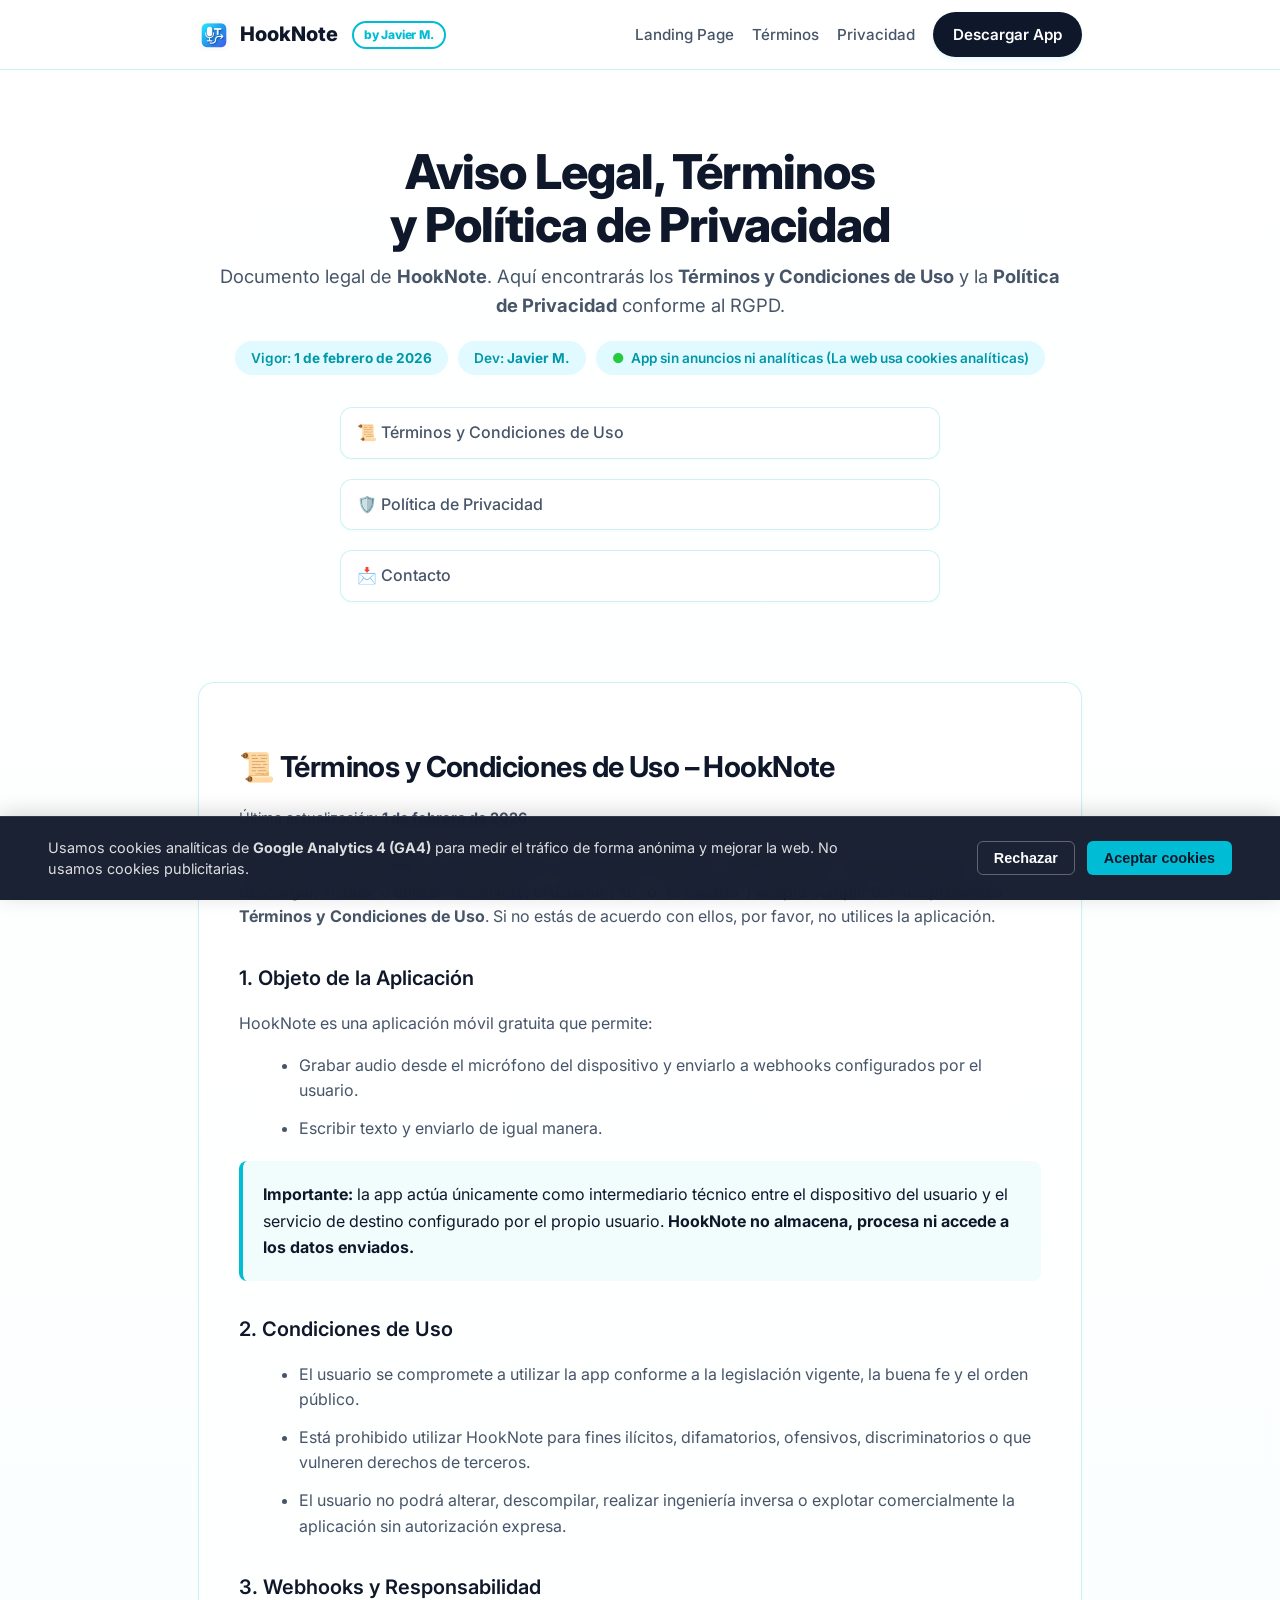
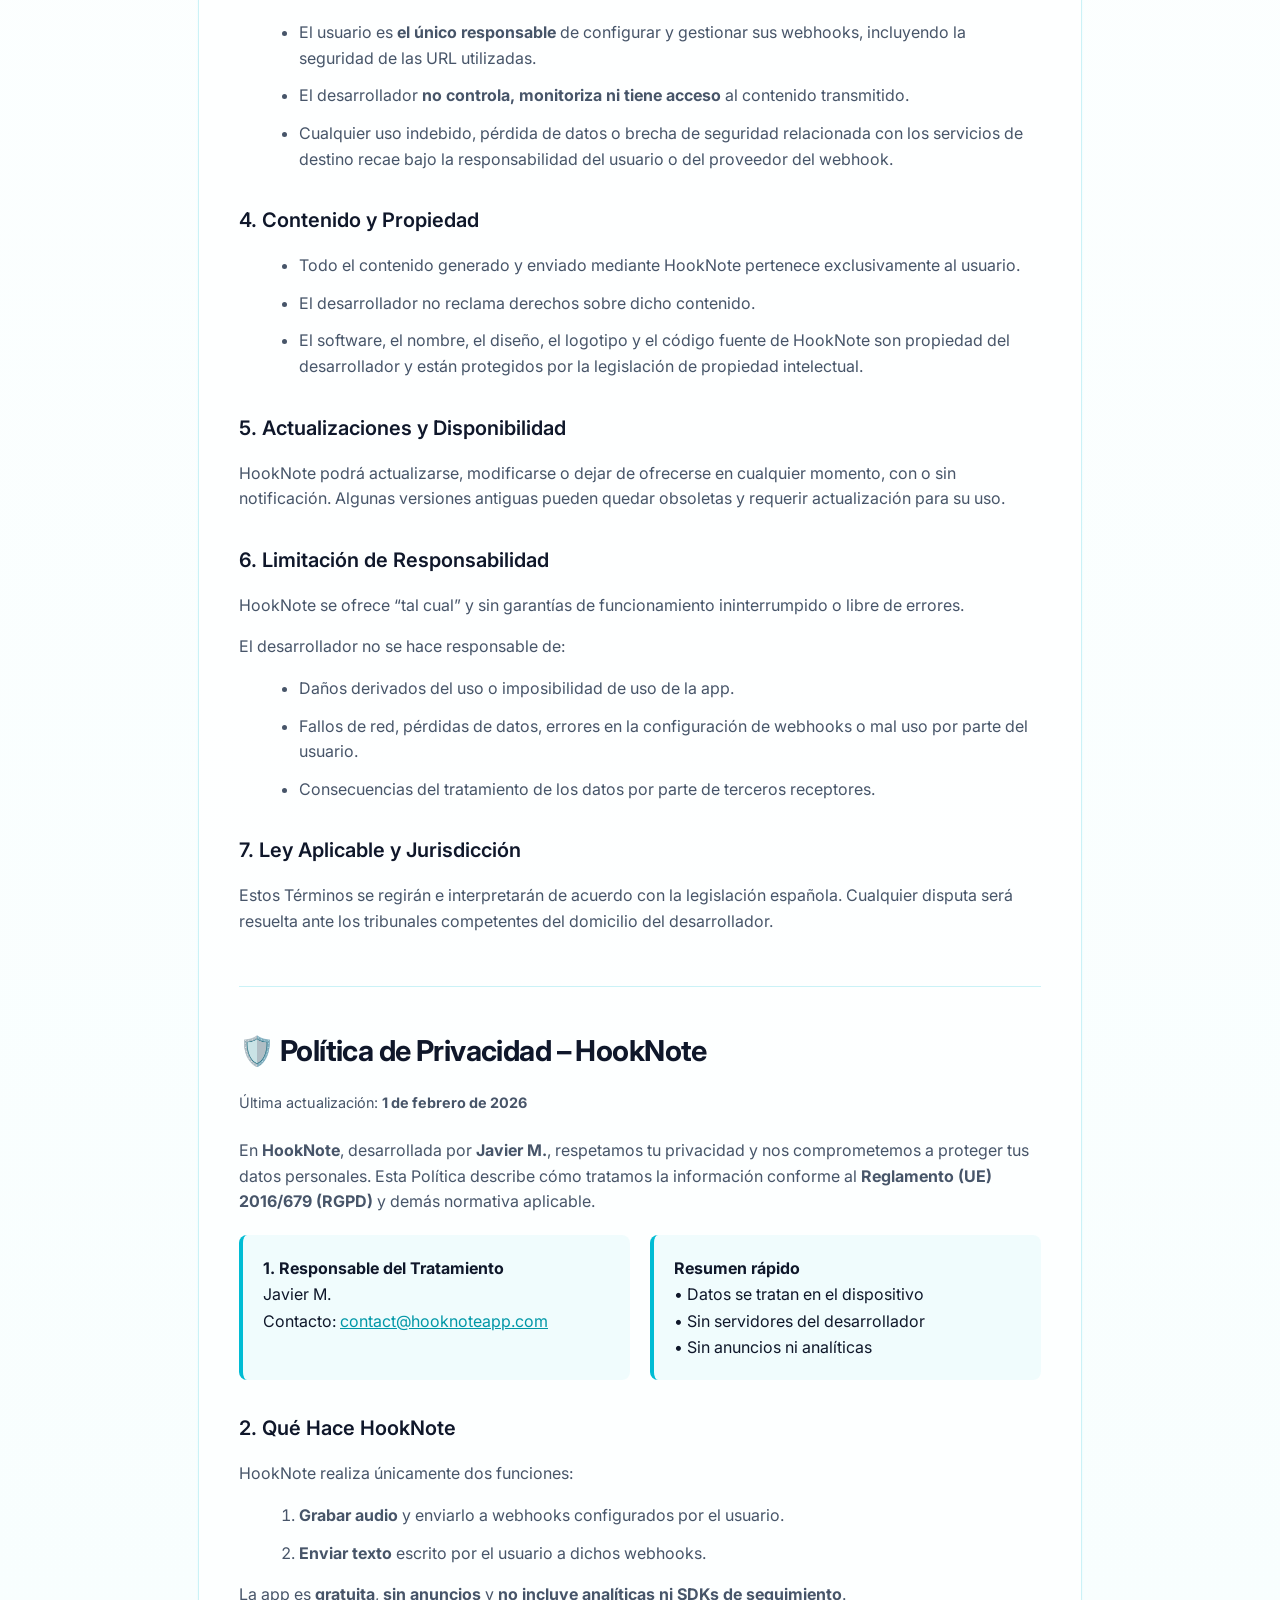
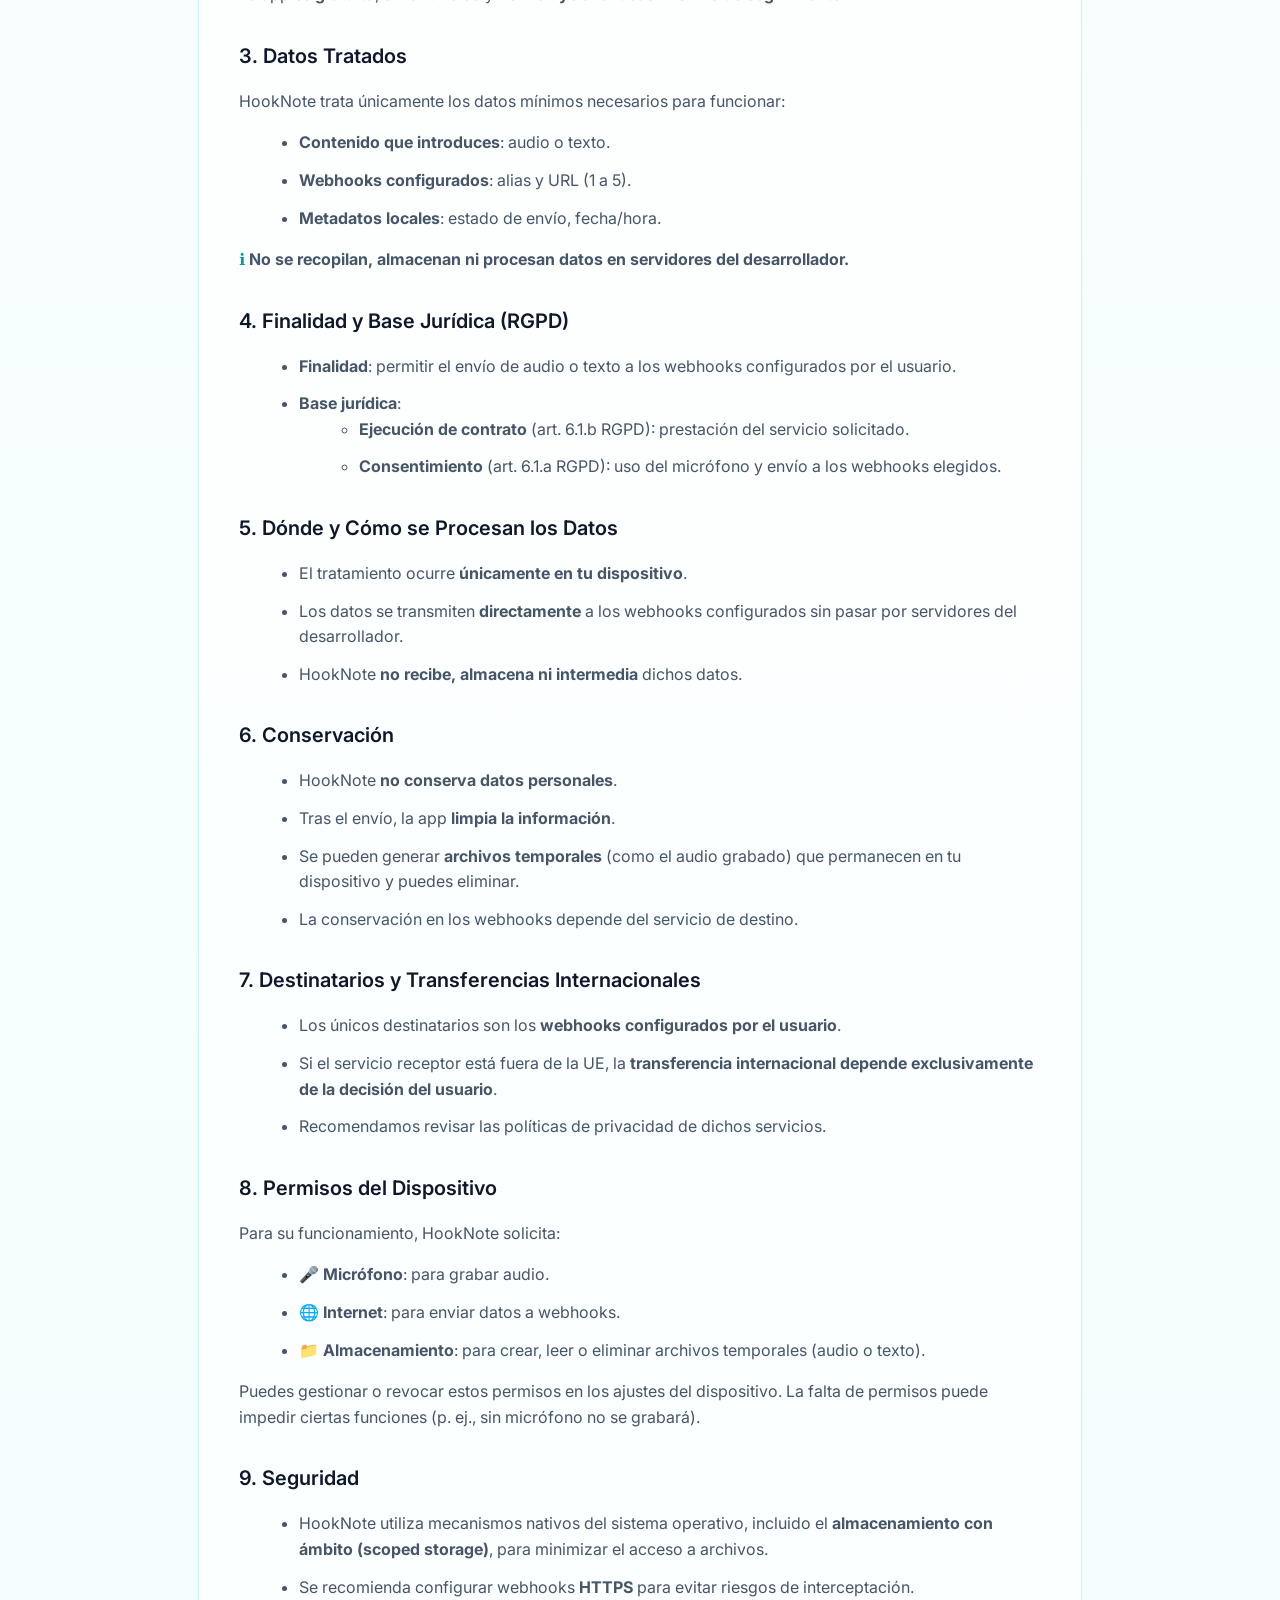
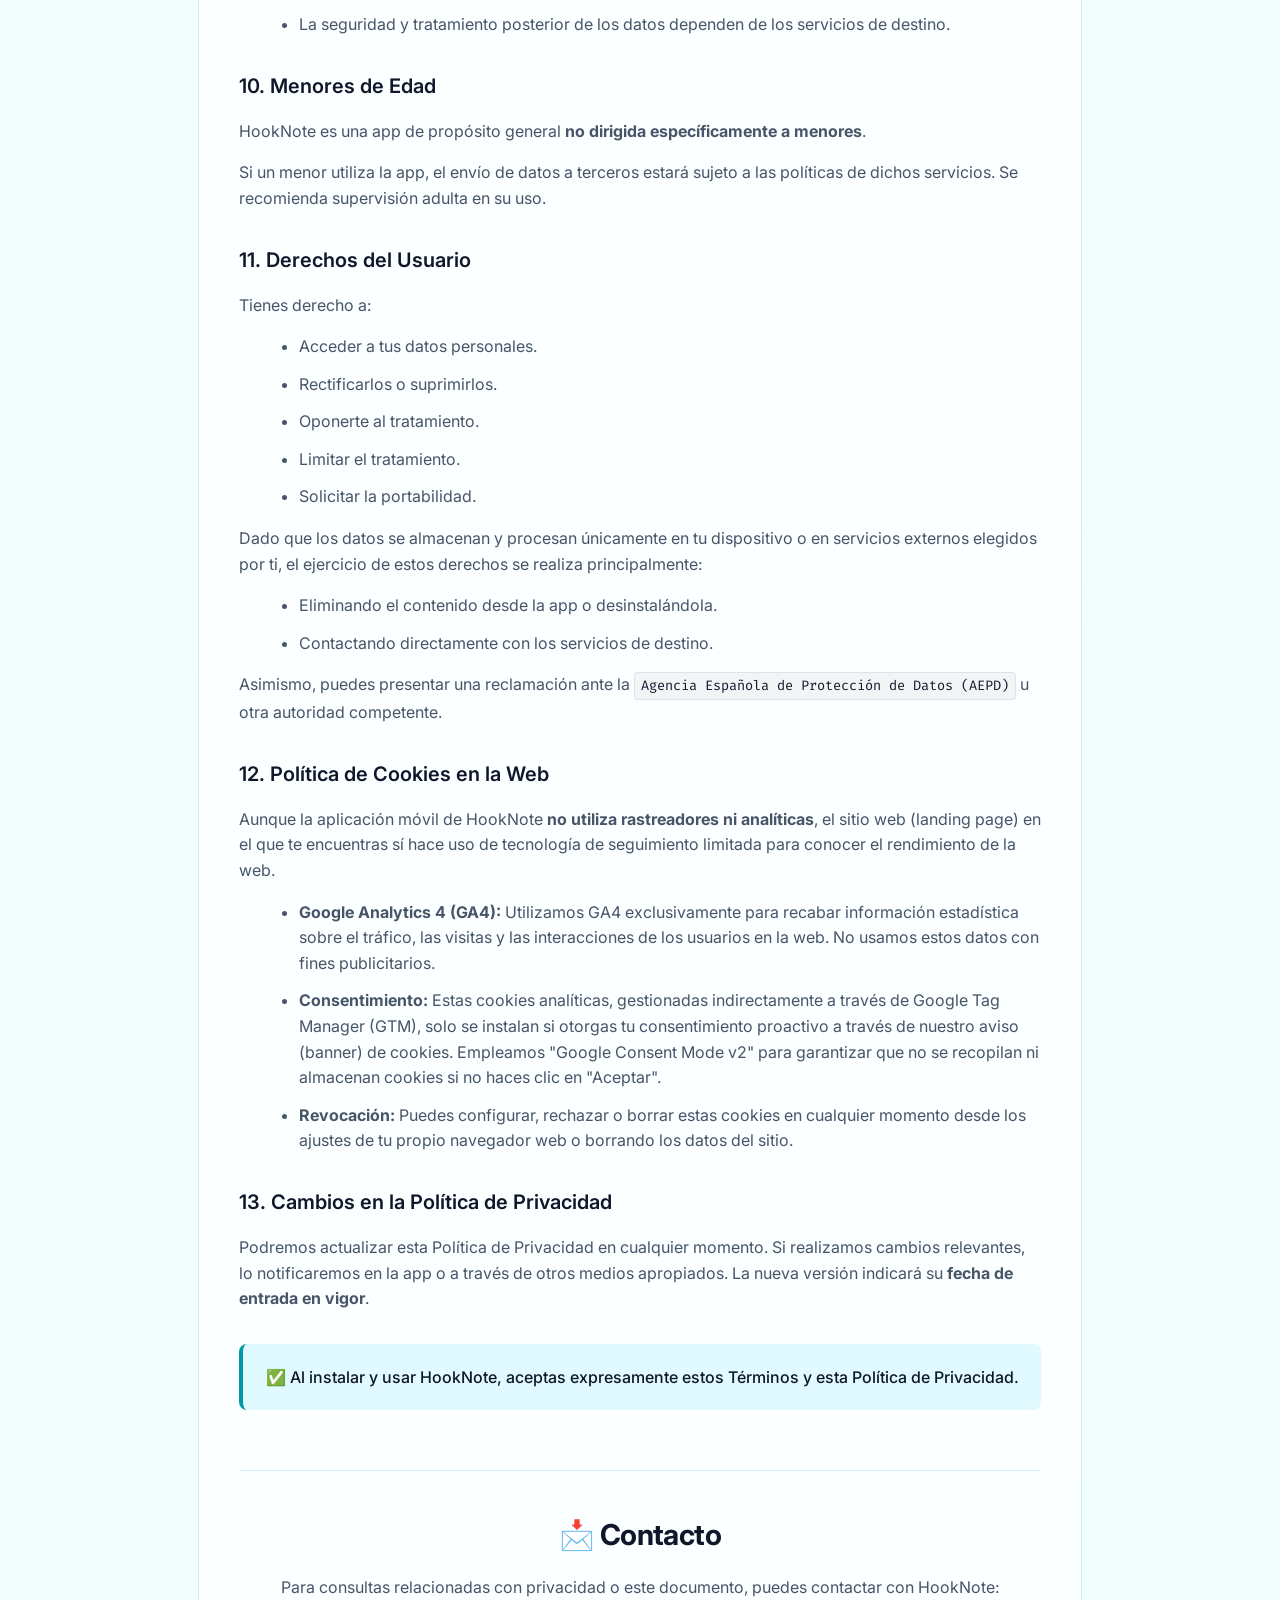
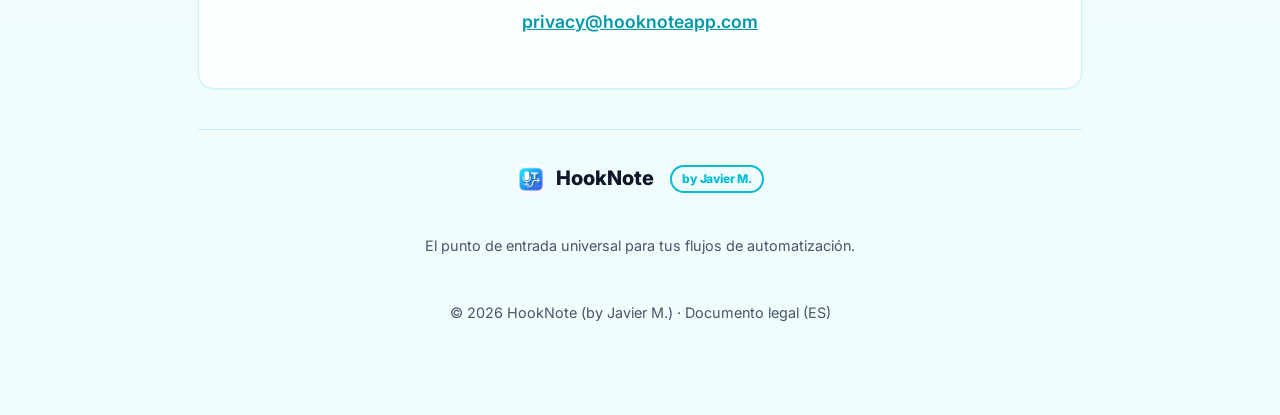
<file: legal_es.html>
<!doctype html>
<html lang="es">

<head>
    <script>
        window.dataLayer = window.dataLayer || [];
        function gtag() { dataLayer.push(arguments); }
        gtag('consent', 'default', {
            'ad_storage': 'denied',
            'analytics_storage': 'denied'
        });

        if (localStorage.getItem("hooknote_cookie_consent") === "accepted") {
            gtag('consent', 'update', {
                'ad_storage': 'granted',
                'analytics_storage': 'granted'
            });
        }
    </script>
    <script>(function (w, d, s, l, i) {
            w[l] = w[l] || []; w[l].push({
                'gtm.start':
                    new Date().getTime(), event: 'gtm.js'
            }); var f = d.getElementsByTagName(s)[0],
                j = d.createElement(s), dl = l != 'dataLayer' ? '&l=' + l : ''; j.async = true; j.src =
                    'https://www.googletagmanager.com/gtm.js?id=' + i + dl; f.parentNode.insertBefore(j, f);
        })(window, document, 'script', 'dataLayer', 'GTM-KTXKHZTX');</script>

    <meta charset="utf-8" />
    <meta name="viewport" content="width=device-width, initial-scale=1" />

    <title>Aviso Legal, Términos de Uso y Política de Privacidad | HookNote</title>
    <meta name="description"
        content="Aviso legal, términos y condiciones de uso y política de privacidad de HookNote. App desarrollada por Javier M." />
    <meta name="robots" content="index,follow,max-image-preview:large" />

    <link rel="canonical" href="https://hooknoteapp.com/legal_es.html" />

    <link rel="preconnect" href="https://fonts.googleapis.com">
    <link rel="preconnect" href="https://fonts.gstatic.com" crossorigin>
    <link
        href="https://fonts.googleapis.com/css2?family=Inter:wght@400;500;600;700;800&family=Fira+Code:wght@400;500&display=swap"
        rel="stylesheet">

    <meta property="og:type" content="website" />
    <meta property="og:locale" content="es_ES" />
    <meta property="og:site_name" content="HookNote" />
    <meta property="og:title" content="Aviso Legal y Política de Privacidad | HookNote" />
    <meta property="og:description"
        content="Términos de uso y política de privacidad de HookNote (RGPD). Datos tratados, finalidad, conservación y derechos." />
    <meta property="og:url" content="https://hooknoteapp.com/legal_es.html" />
    <meta property="og:image" content="https://hooknoteapp.com/images/logo.png" />

    <meta name="twitter:card" content="summary_large_image" />
    <meta name="twitter:title" content="Aviso Legal y Política de Privacidad | HookNote" />
    <meta name="twitter:description" content="Términos de uso y política de privacidad de HookNote (RGPD)." />
    <meta name="twitter:image" content="https://hooknoteapp.com/images/logo.png" />

    <link rel="icon" href="./images/logo.png" />

    <style>
        :root {
            --bg: #f0fdfd;
            --text: #0f172a;
            --muted: #475569;
            --border: rgba(0, 188, 212, 0.2);
            --accent: #00bcd4;
            --accent-dark: #0097a7;
            --ok: #27c93f;
            --sans: 'Inter', ui-sans-serif, system-ui, -apple-system, Segoe UI, Roboto, Helvetica, Arial, sans-serif;
            --mono: 'Fira Code', ui-monospace, SFMono-Regular, monospace;
            --max: 920px;
        }

        * {
            box-sizing: border-box
        }

        html {
            scroll-behavior: smooth
        }

        body {
            margin: 0;
            font-family: var(--sans);
            color: var(--text);
            background: linear-gradient(180deg, #ffffff 0%, var(--bg) 100%);
            line-height: 1.65;
            overflow-wrap: break-word;
            word-break: break-word;
            min-height: 100vh;
        }

        a {
            color: var(--accent-dark);
            transition: color .2s
        }

        a:hover {
            color: var(--text)
        }

        .wrap {
            max-width: var(--max);
            margin: 0 auto;
            padding: 26px 18px 90px;
        }

        header {
            position: sticky;
            top: 0;
            z-index: 5;
            backdrop-filter: blur(12px);
            -webkit-backdrop-filter: blur(12px);
            background: rgba(255, 255, 255, 0.85);
            border-bottom: 1px solid var(--border);
        }

        .nav {
            max-width: var(--max);
            margin: 0 auto;
            padding: 12px 18px;
            display: flex;
            align-items: center;
            justify-content: space-between;
            flex-wrap: wrap;
            gap: 10px;
        }

        .brand {
            text-decoration: none;
            font-weight: 800;
            font-size: 1.25rem;
            display: flex;
            align-items: center;
            gap: 10px;
            white-space: nowrap;
            color: var(--text);
        }

        .brand img {
            height: 32px;
            border-radius: 6px;
        }

        .navlinks {
            display: flex;
            gap: 18px;
            align-items: center;
            font-size: .95rem;
            font-weight: 500;
            flex-wrap: wrap;
        }

        .navlinks a:not(.btn-store) {
            padding: 5px 0;
            text-decoration: none;
            color: var(--muted)
        }

        .navlinks a:not(.btn-store):hover {
            color: var(--accent)
        }

        .btn-store {
            display: inline-flex;
            align-items: center;
            padding: 10px 20px;
            background: var(--text);
            border-radius: 50px;
            text-decoration: none;
            font-size: .95rem;
            font-weight: 600;
            color: white !important;
            transition: all .3s cubic-bezier(0.16, 1, 0.3, 1);
            white-space: nowrap;
            box-shadow: 0 4px 6px -1px rgba(0, 188, 212, 0.1);
        }

        .btn-store:hover {
            background: #000;
            transform: translateY(-2px);
            box-shadow: 0 10px 15px -3px rgba(0, 188, 212, 0.1);
        }

        .hero {
            padding: 40px 0 20px;
            text-align: center;
        }

        h1 {
            margin: 10px 0;
            line-height: 1.1;
            font-size: clamp(2rem, 4vw, 3rem);
            letter-spacing: -0.02em;
            font-weight: 800;
            color: var(--text);
        }

        .sub {
            color: var(--muted);
            margin: 0 auto 20px;
            max-width: 72ch;
            font-size: 1.15rem;
        }

        .meta {
            display: flex;
            gap: 10px;
            flex-wrap: wrap;
            justify-content: center;
            margin-top: 14px
        }

        .badge {
            padding: 6px 16px;
            background: #e0faff;
            border-radius: 100px;
            font-size: .85rem;
            color: #0097a7;
            font-weight: 600;
        }

        .ok {
            color: var(--ok);
            margin-right: 4px;
        }

        .toc {
            margin-top: 32px;
            margin-bottom: 16px;
            margin-left: auto;
            margin-right: auto;
            display: grid;
            gap: 8px;
            max-width: 600px;
            padding-left: 0;
            list-style: none;
            text-align: left;
        }

        .toc a {
            display: block;
            text-decoration: none;
            color: var(--muted);
            padding: 12px 16px;
            background: white;
            border: 1px solid var(--border);
            border-radius: 12px;
            font-weight: 500;
            transition: all 0.2s;
            box-shadow: 0 1px 2px rgba(0, 188, 212, 0.05);
        }

        .toc a:hover {
            color: var(--accent);
            border-color: var(--accent);
            transform: translateX(4px);
            box-shadow: 0 4px 6px rgba(0, 188, 212, 0.1);
        }

        section.block {
            padding: 40px 0;
            border-top: 1px solid var(--border);
        }

        section.block:first-of-type {
            border-top: 0;
            padding-top: 20px;
        }

        .glass-box {
            background: rgba(255, 255, 255, 0.7);
            border: 1px solid var(--border);
            border-radius: 16px;
            padding: 40px;
            box-shadow: 0 1px 2px 0 rgba(0, 188, 212, 0.1);
            margin-top: 32px;
        }

        @media (max-width: 768px) {
            .glass-box {
                padding: 24px;
            }
        }

        h2 {
            font-size: 1.8rem;
            margin: 0 0 16px;
            color: var(--text);
            font-weight: 700;
            letter-spacing: -0.02em;
        }

        h3 {
            font-size: 1.25rem;
            margin: 32px 0 12px;
            color: var(--text);
            font-weight: 600;
        }

        p,
        li {
            color: var(--muted);
            margin-bottom: 12px;
            line-height: 1.6;
        }

        ul,
        ol {
            margin-left: 20px;
            margin-bottom: 16px;
        }

        .callout {
            margin: 20px 0;
            padding: 20px;
            background: rgba(0, 188, 212, 0.05);
            border-left: 4px solid var(--accent);
            border-radius: 8px;
            color: var(--text);
        }

        .grid2 {
            display: grid;
            gap: 20px;
            grid-template-columns: 1fr;
            margin: 20px 0 10px;
        }

        @media (min-width: 768px) {
            .grid2 {
                grid-template-columns: 1fr 1fr
            }
        }

        .kbd {
            font-family: var(--mono);
            background: rgba(0, 0, 0, .04);
            padding: 2px 6px;
            border-radius: 4px;
            font-size: 0.85em;
            border: 1px solid rgba(0, 0, 0, .08);
            display: inline-block;
            color: var(--text);
        }

        footer {
            margin-top: 40px;
            padding-top: 32px;
            border-top: 1px solid var(--border);
            text-align: center;
            color: var(--muted);
            font-size: .9rem;
            display: flex;
            flex-direction: column;
            align-items: center;
            gap: 16px;
        }

        :target {
            scroll-margin-top: 80px;
        }

        /* Cookie Banner */
        .cookie-banner {
            position: fixed;
            bottom: 0;
            left: 0;
            right: 0;
            background: rgba(15, 23, 42, 0.95);
            backdrop-filter: blur(10px);
            -webkit-backdrop-filter: blur(10px);
            color: white;
            padding: 16px 24px;
            display: flex;
            flex-direction: column;
            gap: 16px;
            z-index: 9999;
            box-shadow: 0 -4px 20px rgba(0, 0, 0, 0.15);
            align-items: center;
            border-top: 1px solid rgba(255, 255, 255, 0.1);
            font-family: var(--sans);
        }

        @media (min-width: 768px) {
            .cookie-banner {
                flex-direction: row;
                justify-content: space-between;
                padding: 20px 48px;
            }
        }

        .cookie-content {
            flex: 1;
            max-width: 800px;
        }

        .cookie-content p {
            margin: 0;
            font-size: 0.9rem;
            color: rgba(255, 255, 255, 0.85);
            line-height: 1.5;
        }

        .cookie-actions {
            display: flex;
            gap: 12px;
            flex-shrink: 0;
        }

        .cookie-btn {
            padding: 8px 16px;
            border-radius: 6px;
            font-size: 0.9rem;
            font-weight: 600;
            cursor: pointer;
            transition: all 0.2s ease;
            border: 1px solid transparent;
        }

        .cookie-accept {
            background: #00bcd4;
            color: #0f172a;
        }

        .cookie-accept:hover {
            background: white;
            color: #0f172a;
            transform: translateY(-2px);
        }

        .cookie-decline {
            background: transparent;
            color: white;
            border-color: rgba(255, 255, 255, 0.3);
        }

        .cookie-decline:hover {
            background: rgba(255, 255, 255, 0.1);
            border-color: white;
        }

        .author-badge {
            font-size: 0.75rem;
            font-weight: 800;
            vertical-align: middle;
            margin-left: 10px;
            padding: 2px 10px;
            border-radius: 999px;
            border: 2px solid var(--accent);
            color: var(--accent);
            letter-spacing: -0.2px;
            transition: all 0.2s ease;
            display: inline-block;
        }

        .author-badge:hover {
            background-color: var(--accent);
            color: white;
        }
    </style>
  <script type="module" crossorigin src="/assets/cookies-m46SQ3Bs.js"></script>
</head>

<body>
    <noscript><iframe src="https://www.googletagmanager.com/ns.html?id=GTM-KTXKHZTX" height="0" width="0"
            style="display:none;visibility:hidden"></iframe></noscript>

    <header>
        <nav class="nav" aria-label="Navegación principal">
            <div style="display: flex; align-items: center;">
                <a class="brand" href="./index.html" style="padding-right: 4px;">
                    <img src="./images/logo.png" alt="HookNote Logo">
                    <span>HookNote</span>
                </a>
                <a href="https://www.javierm.es" target="_blank" style="text-decoration: none;">
                    <span class="author-badge">by Javier M.</span>
                </a>
            </div>
            <div class="navlinks">
                <a href="./index.html#how-it-works">Landing Page</a>
                <a href="#terminos">Términos</a>
                <a href="#privacidad">Privacidad</a>
                <a href="https://play.google.com/store/apps/details?id=com.hooknote.app" class="btn-store"
                    target="_blank" rel="noopener noreferrer">
                    Descargar App
                </a>
            </div>
        </nav>
    </header>

    <div class="wrap" id="top">
        <section class="hero">
            <h1>Aviso Legal, Términos <br /> y Política de Privacidad</h1>
            <p class="sub">
                Documento legal de <strong>HookNote</strong>. Aquí encontrarás los <strong>Términos y Condiciones de
                    Uso</strong> y la
                <strong>Política de Privacidad</strong> conforme al RGPD.
            </p>

            <div class="meta" role="list">
                <span class="badge" role="listitem">Vigor: <strong>1 de febrero de 2026</strong></span>
                <span class="badge" role="listitem">Dev: <strong>Javier M.</strong></span>
                <span class="badge" role="listitem"><span class="ok">●</span> App sin anuncios ni analíticas (La web usa
                    cookies analíticas)</span>
            </div>

            <ul class="toc" aria-label="Índice">
                <li><a href="#terminos">📜 Términos y Condiciones de Uso</a></li>
                <li><a href="#privacidad">🛡️ Política de Privacidad</a></li>
                <li><a href="#contacto">📩 Contacto</a></li>
            </ul>
        </section>

        <main class="glass-box">
            <section class="block" id="terminos">
                <h2>📜 Términos y Condiciones de Uso – HookNote</h2>
                <p style="font-size: 0.9rem; margin-bottom: 24px;">Última actualización: <strong>1 de febrero de
                        2026</strong></p>

                <p>
                    Bienvenido/a a <strong>HookNote</strong>, una aplicación móvil desarrollada por <strong>J. Martínez
                        H.</strong>
                    (“el Desarrollador”). Al descargar, instalar o utilizar HookNote, el usuario (“tú” o “el usuario”)
                    acepta cumplir con los
                    presentes <strong>Términos y Condiciones de Uso</strong>. Si no estás de acuerdo con ellos, por
                    favor, no utilices la aplicación.
                </p>

                <h3 id="objeto">1. Objeto de la Aplicación</h3>
                <p>HookNote es una aplicación móvil gratuita que permite:</p>
                <ul>
                    <li>Grabar audio desde el micrófono del dispositivo y enviarlo a webhooks configurados por el
                        usuario.</li>
                    <li>Escribir texto y enviarlo de igual manera.</li>
                </ul>
                <div class="callout">
                    <strong>Importante:</strong> la app actúa únicamente como intermediario técnico entre el dispositivo
                    del usuario y el servicio de destino configurado por el propio usuario.
                    <strong>HookNote no almacena, procesa ni accede a los datos enviados.</strong>
                </div>

                <h3 id="condiciones">2. Condiciones de Uso</h3>
                <ul>
                    <li>El usuario se compromete a utilizar la app conforme a la legislación vigente, la buena fe y el
                        orden público.</li>
                    <li>Está prohibido utilizar HookNote para fines ilícitos, difamatorios, ofensivos, discriminatorios
                        o que vulneren derechos de terceros.</li>
                    <li>El usuario no podrá alterar, descompilar, realizar ingeniería inversa o explotar comercialmente
                        la aplicación sin autorización expresa.</li>
                </ul>

                <h3 id="webhooks">3. Webhooks y Responsabilidad</h3>
                <ul>
                    <li>El usuario es <strong>el único responsable</strong> de configurar y gestionar sus webhooks,
                        incluyendo la seguridad de las URL utilizadas.</li>
                    <li>El desarrollador <strong>no controla, monitoriza ni tiene acceso</strong> al contenido
                        transmitido.</li>
                    <li>Cualquier uso indebido, pérdida de datos o brecha de seguridad relacionada con los servicios de
                        destino recae bajo la responsabilidad del usuario o del proveedor del webhook.</li>
                </ul>

                <h3 id="propiedad">4. Contenido y Propiedad</h3>
                <ul>
                    <li>Todo el contenido generado y enviado mediante HookNote pertenece exclusivamente al usuario.</li>
                    <li>El desarrollador no reclama derechos sobre dicho contenido.</li>
                    <li>El software, el nombre, el diseño, el logotipo y el código fuente de HookNote son propiedad del
                        desarrollador y están protegidos por la legislación de propiedad intelectual.</li>
                </ul>

                <h3 id="actualizaciones">5. Actualizaciones y Disponibilidad</h3>
                <p>
                    HookNote podrá actualizarse, modificarse o dejar de ofrecerse en cualquier momento, con o sin
                    notificación.
                    Algunas versiones antiguas pueden quedar obsoletas y requerir actualización para su uso.
                </p>

                <h3 id="limitacion">6. Limitación de Responsabilidad</h3>
                <p>HookNote se ofrece “tal cual” y sin garantías de funcionamiento ininterrumpido o libre de errores.
                </p>
                <p>El desarrollador no se hace responsable de:</p>
                <ul>
                    <li>Daños derivados del uso o imposibilidad de uso de la app.</li>
                    <li>Fallos de red, pérdidas de datos, errores en la configuración de webhooks o mal uso por parte
                        del usuario.</li>
                    <li>Consecuencias del tratamiento de los datos por parte de terceros receptores.</li>
                </ul>

                <h3 id="jurisdiccion">7. Ley Aplicable y Jurisdicción</h3>
                <p>
                    Estos Términos se regirán e interpretarán de acuerdo con la legislación española. Cualquier disputa
                    será resuelta ante los tribunales competentes del domicilio del desarrollador.
                </p>
            </section>

            <section class="block" id="privacidad">
                <h2>🛡️ Política de Privacidad – HookNote</h2>
                <p style="font-size: 0.9rem; margin-bottom: 24px;">Última actualización: <strong>1 de febrero de
                        2026</strong></p>

                <p>
                    En <strong>HookNote</strong>, desarrollada por <strong>Javier M.</strong>, respetamos tu
                    privacidad y nos comprometemos a proteger tus datos personales.
                    Esta Política describe cómo tratamos la información conforme al <strong>Reglamento (UE) 2016/679
                        (RGPD)</strong> y demás normativa aplicable.
                </p>

                <div class="grid2">
                    <div class="callout" style="margin: 0;" id="responsable">
                        <strong>1. Responsable del Tratamiento</strong><br />
                        Javier M.<br />
                        Contacto: <a href="mailto:contact@hooknoteapp.com">contact@hooknoteapp.com</a>
                    </div>
                    <div class="callout" style="margin: 0;">
                        <strong>Resumen rápido</strong><br />
                        • Datos se tratan en el dispositivo<br />
                        • Sin servidores del desarrollador<br />
                        • Sin anuncios ni analíticas
                    </div>
                </div>

                <h3 id="quehace">2. Qué Hace HookNote</h3>
                <p>HookNote realiza únicamente dos funciones:</p>
                <ol>
                    <li><strong>Grabar audio</strong> y enviarlo a webhooks configurados por el usuario.</li>
                    <li><strong>Enviar texto</strong> escrito por el usuario a dichos webhooks.</li>
                </ol>
                <p>La app es <strong>gratuita</strong>, <strong>sin anuncios</strong> y <strong>no incluye analíticas ni
                        SDKs de seguimiento</strong>.</p>

                <h3 id="datos">3. Datos Tratados</h3>
                <p>HookNote trata únicamente los datos mínimos necesarios para funcionar:</p>
                <ul>
                    <li><strong>Contenido que introduces</strong>: audio o texto.</li>
                    <li><strong>Webhooks configurados</strong>: alias y URL (1 a 5).</li>
                    <li><strong>Metadatos locales</strong>: estado de envío, fecha/hora.</li>
                </ul>
                <p><strong><span style="color:var(--accent-dark);">ℹ️</span> No se recopilan, almacenan ni procesan
                        datos en servidores del desarrollador.</strong></p>

                <h3 id="finalidad">4. Finalidad y Base Jurídica (RGPD)</h3>
                <ul>
                    <li><strong>Finalidad</strong>: permitir el envío de audio o texto a los webhooks configurados por
                        el usuario.</li>
                    <li><strong>Base jurídica</strong>:
                        <ul>
                            <li><strong>Ejecución de contrato</strong> (art. 6.1.b RGPD): prestación del servicio
                                solicitado.</li>
                            <li><strong>Consentimiento</strong> (art. 6.1.a RGPD): uso del micrófono y envío a los
                                webhooks elegidos.</li>
                        </ul>
                    </li>
                </ul>

                <h3 id="procesado">5. Dónde y Cómo se Procesan los Datos</h3>
                <ul>
                    <li>El tratamiento ocurre <strong>únicamente en tu dispositivo</strong>.</li>
                    <li>Los datos se transmiten <strong>directamente</strong> a los webhooks configurados sin pasar por
                        servidores del desarrollador.</li>
                    <li>HookNote <strong>no recibe, almacena ni intermedia</strong> dichos datos.</li>
                </ul>

                <h3 id="conservacion">6. Conservación</h3>
                <ul>
                    <li>HookNote <strong>no conserva datos personales</strong>.</li>
                    <li>Tras el envío, la app <strong>limpia la información</strong>.</li>
                    <li>Se pueden generar <strong>archivos temporales</strong> (como el audio grabado) que permanecen en
                        tu dispositivo y puedes eliminar.</li>
                    <li>La conservación en los webhooks depende del servicio de destino.</li>
                </ul>

                <h3 id="transferencias">7. Destinatarios y Transferencias Internacionales</h3>
                <ul>
                    <li>Los únicos destinatarios son los <strong>webhooks configurados por el usuario</strong>.</li>
                    <li>Si el servicio receptor está fuera de la UE, la <strong>transferencia internacional depende
                            exclusivamente de la decisión del usuario</strong>.</li>
                    <li>Recomendamos revisar las políticas de privacidad de dichos servicios.</li>
                </ul>

                <h3 id="permisos">8. Permisos del Dispositivo</h3>
                <p>Para su funcionamiento, HookNote solicita:</p>
                <ul>
                    <li>🎤 <strong>Micrófono</strong>: para grabar audio.</li>
                    <li>🌐 <strong>Internet</strong>: para enviar datos a webhooks.</li>
                    <li>📁 <strong>Almacenamiento</strong>: para crear, leer o eliminar archivos temporales (audio o
                        texto).</li>
                </ul>
                <p>Puedes gestionar o revocar estos permisos en los ajustes del dispositivo. La falta de permisos puede
                    impedir ciertas funciones (p. ej., sin micrófono no se grabará).</p>

                <h3 id="seguridad">9. Seguridad</h3>
                <ul>
                    <li>HookNote utiliza mecanismos nativos del sistema operativo, incluido el <strong>almacenamiento
                            con ámbito (scoped storage)</strong>, para minimizar el acceso a archivos.</li>
                    <li>Se recomienda configurar webhooks <strong>HTTPS</strong> para evitar riesgos de interceptación.
                    </li>
                    <li>La seguridad y tratamiento posterior de los datos dependen de los servicios de destino.</li>
                </ul>

                <h3 id="menores">10. Menores de Edad</h3>
                <p>
                    HookNote es una app de propósito general <strong>no dirigida específicamente a menores</strong>.
                </p>
                <p>
                    Si un menor utiliza la app, el envío de datos a terceros estará sujeto a las políticas de dichos
                    servicios. Se recomienda supervisión adulta en su uso.
                </p>

                <h3 id="derechos">11. Derechos del Usuario</h3>
                <p>Tienes derecho a:</p>
                <ul>
                    <li>Acceder a tus datos personales.</li>
                    <li>Rectificarlos o suprimirlos.</li>
                    <li>Oponerte al tratamiento.</li>
                    <li>Limitar el tratamiento.</li>
                    <li>Solicitar la portabilidad.</li>
                </ul>
                <p>
                    Dado que los datos se almacenan y procesan únicamente en tu dispositivo o en servicios externos
                    elegidos por ti, el ejercicio de estos derechos se realiza principalmente:
                </p>
                <ul>
                    <li>Eliminando el contenido desde la app o desinstalándola.</li>
                    <li>Contactando directamente con los servicios de destino.</li>
                </ul>
                <p>
                    Asimismo, puedes presentar una reclamación ante la <span class="kbd">Agencia Española de Protección
                        de Datos (AEPD)</span> u otra autoridad competente.
                </p>

                <h3 id="cookies">12. Política de Cookies en la Web</h3>
                <p>
                    Aunque la aplicación móvil de HookNote <strong>no utiliza rastreadores ni analíticas</strong>, el
                    sitio web (landing page) en el que te encuentras sí hace uso de tecnología de seguimiento limitada
                    para conocer el rendimiento de la web.
                </p>
                <ul>
                    <li><strong>Google Analytics 4 (GA4):</strong> Utilizamos GA4 exclusivamente para recabar
                        información estadística sobre el tráfico, las visitas y las interacciones de los usuarios en la
                        web. No usamos estos datos con fines publicitarios.</li>
                    <li><strong>Consentimiento:</strong> Estas cookies analíticas, gestionadas indirectamente a través
                        de Google Tag Manager (GTM), solo se instalan si otorgas tu consentimiento proactivo a través de
                        nuestro aviso (banner) de cookies. Empleamos "Google Consent Mode v2" para garantizar que no se
                        recopilan ni almacenan cookies si no haces clic en "Aceptar".</li>
                    <li><strong>Revocación:</strong> Puedes configurar, rechazar o borrar estas cookies en cualquier
                        momento desde los ajustes de tu propio navegador web o borrando los datos del sitio.</li>
                </ul>

                <h3 id="cambios">13. Cambios en la Política de Privacidad</h3>
                <p>
                    Podremos actualizar esta Política de Privacidad en cualquier momento.
                    Si realizamos cambios relevantes, lo notificaremos en la app o a través de otros medios apropiados.
                    La nueva versión indicará su <strong>fecha de entrada en vigor</strong>.
                </p>

                <div class="callout"
                    style="background:#e0faff; border-color: var(--accent-dark); font-weight: 500; text-align: center; margin-top: 32px;">
                    ✅ Al instalar y usar HookNote, aceptas expresamente estos Términos y esta Política de Privacidad.
                </div>
            </section>

            <section class="block" id="contacto" style="text-align: center; padding-bottom: 0;">
                <h2>📩 Contacto</h2>
                <p>
                    Para consultas relacionadas con privacidad o este documento, puedes contactar con HookNote:<br />
                    <a href="mailto:privacy@hooknoteapp.com"
                        style="font-weight: 600; font-size: 1.1rem; display: inline-block; margin-top: 8px;">privacy@hooknoteapp.com</a>
                </p>
            </section>

        </main>

        <footer>
            <div
                style="display: flex; justify-content: center; align-items: center; margin-bottom: 8px; flex-wrap: wrap;">
                <a href="./index.html" class="brand" style="padding-right: 6px;">
                    <img src="./images/logo.png" alt="HookNote Logo" style="height: 30px;">
                    HookNote
                </a>
                <a href="https://www.javierm.es" target="_blank" style="text-decoration: none;">
                    <span class="author-badge">by Javier M.</span>
                </a>
            </div>
            <p>El punto de entrada universal para tus flujos de automatización.</p>
            <div style="font-size: 0.9rem; margin-top: 16px;">
                © <span id="year">2026</span> HookNote (by Javier M.) · Documento legal (ES)
            </div>
        </footer>
    </div>

    <div id="cookie-consent-banner" class="cookie-banner">
        <div class="cookie-content">
            <p>Usamos cookies analíticas de <strong>Google Analytics 4 (GA4)</strong> para medir el tráfico de forma
                anónima y mejorar la web. No usamos cookies publicitarias.</p>
        </div>
        <div class="cookie-actions">
            <button id="cookie-decline" class="cookie-btn cookie-decline">Rechazar</button>
            <button id="cookie-accept" class="cookie-btn cookie-accept">Aceptar cookies</button>
        </div>
    </div>

    <script>
        document.getElementById("year").textContent = new Date().getFullYear();
    </script>
</body>

</html>
</file>
<file: assets/main-BCgtVq_u.css>
:root{--primary: #00bcd4;--primary-dark: #0097a7;--primary-light: #e0faff;--bg-main: #f0fdfd;--bg-soft: #e0f7f9;--bg-dark: #164e63;--text-main: #0f172a;--text-muted: #475569;--text-light: #94a3b8;--border-light: rgba(0, 188, 212, .15);--border-medium: rgba(0, 188, 212, .3);--shadow-sm: 0 1px 2px 0 rgb(0 188 212 / .1);--shadow-md: 0 4px 6px -1px rgb(0 188 212 / .1), 0 2px 4px -2px rgb(0 188 212 / .1);--shadow-lg: 0 10px 15px -3px rgb(0 188 212 / .1), 0 4px 6px -4px rgb(0 188 212 / .1);--shadow-glow: 0 0 30px rgba(0, 188, 212, .2);--radius-sm: 8px;--radius-md: 12px;--radius-lg: 16px;--radius-xl: 24px}*{margin:0;padding:0;box-sizing:border-box;scroll-behavior:smooth;overflow-wrap:break-word;word-wrap:break-word}html{scroll-padding-top:80px}html,body{overflow-x:hidden;width:100%}body{font-family:Inter,system-ui,-apple-system,sans-serif;background:linear-gradient(180deg,#ffffff 0%,var(--bg-main) 100%);background-attachment:fixed;color:var(--text-main);line-height:1.6;-webkit-font-smoothing:antialiased;min-height:100vh}.container{max-width:1100px;margin:0 auto;padding:0 24px}.max-w-800{max-width:800px;margin:0 auto}.text-center{text-align:center}.text-left{text-align:left}.text-white{color:#fff}.highlight-cyan{color:var(--primary)}.bg-soft{background-color:var(--bg-soft)}.bg-dark{background-color:var(--bg-dark);color:#fff}.bg-primary{background-color:var(--primary)}.py-20{padding:80px 0}.pt-20{padding-top:80px}.pb-20{padding-bottom:80px}.mb-10{margin-bottom:40px}.mb-16{margin-bottom:64px}.mt-6{margin-top:24px}.mt-8{margin-top:32px}.mt-10{margin-top:40px}opacity-80{opacity:.8}h1{font-size:clamp(2.5rem,5vw,4rem);font-weight:800;line-height:1.1;letter-spacing:-.03em;margin-bottom:24px}h2.section-title{font-size:clamp(2rem,4vw,2.5rem);font-weight:700;line-height:1.2;letter-spacing:-.02em;margin-bottom:16px}h3{font-size:1.25rem;font-weight:600;margin-bottom:8px}h4{font-size:1.1rem;font-weight:600;margin-bottom:8px}p.subtitle{font-size:clamp(1.125rem,2vw,1.25rem);color:var(--text-muted);line-height:1.5}.hero p.subtitle{max-width:600px;margin:0 auto 40px}nav{position:fixed;top:0;left:0;width:100%;z-index:1000;background:#ffffffd9;backdrop-filter:blur(12px);-webkit-backdrop-filter:blur(12px);border-bottom:1px solid var(--border-light);padding:16px 0;transition:background .3s}body{padding-top:70px}.nav-container{display:flex;justify-content:space-between;align-items:center}.logo{display:flex;align-items:center;gap:8px;font-weight:800;font-size:1.25rem;color:var(--text-main)}.logo img{height:32px;border-radius:6px}.nav-links{display:flex;gap:24px}.nav-links a{text-decoration:none;color:var(--text-muted);font-weight:500;font-size:.95rem;transition:color .2s}.nav-links a:hover{color:var(--primary)}.cta-button{display:inline-flex;align-items:center;justify-content:center;padding:14px 28px;border-radius:50px;font-weight:600;font-size:1rem;text-decoration:none;transition:all .3s cubic-bezier(.16,1,.3,1)}.primary-btn{background:var(--text-main);color:#fff;box-shadow:var(--shadow-md)}.primary-btn:hover{background:#000;transform:translateY(-2px);box-shadow:var(--shadow-lg)}.secondary-btn{background:#fff;color:var(--text-main);border:1px solid var(--border-medium)}.secondary-btn:hover{background:var(--bg-soft);border-color:var(--text-muted)}.btn-white{background:#fff;color:var(--primary)}.btn-white:hover{transform:translateY(-2px);box-shadow:var(--shadow-lg)}.hero-actions{display:flex;gap:16px;justify-content:center;flex-wrap:wrap}.badge{display:inline-block;padding:6px 16px;background:var(--primary-light);color:var(--primary-dark);border-radius:100px;font-size:.875rem;font-weight:600;margin-bottom:24px}.author-badge{font-size:.75rem;font-weight:800;vertical-align:middle;margin-left:10px;padding:2px 10px;border-radius:999px;border:2px solid var(--primary);color:var(--primary);letter-spacing:-.2px;transition:all .2s ease;display:inline-block}.author-badge:hover{background-color:var(--primary);color:#fff}.glass-panel{background:#ffffffb3;border:1px solid var(--border-light);border-radius:var(--radius-lg);box-shadow:var(--shadow-sm)}.problem-list{padding:32px;font-size:1.125rem}.problem-list ul{list-style:none;margin-bottom:24px}.problem-list li{display:flex;align-items:flex-start;gap:12px;margin-bottom:16px;color:var(--text-muted)}.cross{color:#ef4444;font-weight:700}.problem-solution{position:relative;padding-left:20px;color:var(--text-main)}.highlight-line{position:absolute;left:0;top:0;bottom:0;width:4px;background:var(--primary);border-radius:2px}.steps-grid{display:grid;grid-template-columns:repeat(auto-fit,minmax(300px,1fr));gap:32px}.step-card{padding:32px;position:relative;overflow:hidden;transition:transform .3s;background:#fff;border-radius:var(--radius-lg);border:1px solid var(--border-light);display:flex;flex-direction:column}.step-card:hover{transform:translateY(-4px);box-shadow:var(--shadow-md);border-color:#00bcd44d}.step-card>p{margin-bottom:24px;flex-grow:1}.step-number{display:flex;align-items:center;justify-content:center;width:40px;height:40px;border-radius:50%;background:var(--primary-light);color:var(--primary-dark);font-weight:800;font-size:1.25rem;margin-bottom:20px}.step-card h3{color:var(--text-main)}.step-card p{color:var(--text-muted);margin-bottom:24px;font-size:.95rem}.step-image{width:100%;height:180px;object-fit:contain;background:#fff;border-radius:var(--radius-sm);border:1px solid var(--border-light);padding:16px;box-shadow:var(--shadow-sm)}.use-cases-grid{display:grid;grid-template-columns:repeat(auto-fill,minmax(300px,1fr));gap:24px}.premium-card{background:#ffffffe6;backdrop-filter:blur(10px);-webkit-backdrop-filter:blur(10px);padding:32px;border-radius:var(--radius-lg);border:1px solid var(--border-light);transition:all .4s cubic-bezier(.16,1,.3,1);position:relative;overflow:hidden}.premium-card:after{content:"";position:absolute;top:0;left:0;width:100%;height:100%;background:radial-gradient(circle at top right,rgba(0,188,212,.08) 0%,transparent 60%);opacity:0;transition:opacity .4s ease;pointer-events:none}.premium-card:hover{transform:translateY(-5px);border-color:#00bcd466;box-shadow:0 15px 30px #00bcd41a}.premium-card:hover:after{opacity:1}.uc-icon.step-image{width:100%;height:auto;max-height:250px;margin-top:auto;display:flex;justify-content:center;align-items:center;overflow:hidden}.uc-icon-wrapper{width:56px;height:56px;background:var(--bg-main);color:var(--primary);border-radius:var(--radius-md);display:flex;align-items:center;justify-content:center;margin-bottom:24px;box-shadow:var(--shadow-sm),inset 0 0 0 1px #00bcd433;transition:transform .4s cubic-bezier(.175,.885,.32,1.275),background .3s ease}.premium-card:hover .uc-icon-wrapper{transform:scale(1.1) rotate(2deg);background:var(--primary-light)}.uc-icon-wrapper svg{width:28px;height:28px}.premium-card h4{font-size:1.2rem;color:var(--text-main);margin-bottom:12px}.premium-card p{color:var(--text-muted);font-size:.95rem;line-height:1.6}.privacy-grid{display:grid;grid-template-columns:1fr 1fr;gap:48px;align-items:center}@media(max-width:900px){.privacy-grid{grid-template-columns:1fr}}.privacy-list{list-style:none;margin-top:24px}.privacy-list li{display:flex;align-items:flex-start;gap:16px;margin-bottom:24px;color:#fffc;line-height:1.5}.check-icon{color:var(--primary);font-weight:700;font-size:1.25rem;flex-shrink:0;margin-top:2px}.privacy-list li div{flex:1;min-width:0}.privacy-list li strong{display:block;margin-bottom:4px;color:#fff}.privacy-list li p{font-size:.95rem}.advanced-diagram{background:linear-gradient(135deg,#ffffff08,#ffffff14);border:1px solid rgba(255,255,255,.1);box-shadow:0 8px 32px #0003,inset 0 0 0 1px #ffffff0d;border-radius:var(--radius-xl);padding:48px;display:flex;flex-direction:column;align-items:center;position:relative;overflow:hidden}.advanced-diagram:before{content:"";position:absolute;top:-50%;left:-50%;width:200%;height:200%;background:radial-gradient(circle at 50% 50%,rgba(0,188,212,.15) 0%,transparent 50%);z-index:0;pointer-events:none}.diagram-node{position:relative;z-index:1;background:#0f172acc;backdrop-filter:blur(8px);-webkit-backdrop-filter:blur(8px);border:1px solid rgba(0,188,212,.3);padding:16px 32px;border-radius:var(--radius-md);display:flex;flex-direction:column;align-items:center;width:100%;max-width:260px;box-shadow:0 10px 25px #00000080;transition:transform .3s ease,border-color .3s ease,box-shadow .3s ease}.diagram-node:hover{transform:translateY(-2px);border-color:var(--primary);box-shadow:0 10px 25px #00bcd433}.node-icon{width:48px;height:48px;background:#00bcd41a;color:var(--primary);border-radius:50%;display:flex;align-items:center;justify-content:center;margin-bottom:12px}.node-text{font-weight:600;font-size:1.1rem;color:#fff}.node-sub{font-size:.85rem;color:var(--text-light);margin-top:4px}.diagram-connection{position:relative;z-index:1;display:flex;flex-direction:column;align-items:center;width:100%;justify-content:center;padding:16px 0}.secure-badge{display:inline-flex;align-items:center;gap:6px;background:#27c93f1a;color:#27c93f;padding:6px 16px;border-radius:100px;font-size:.85rem;font-weight:500;border:1px solid rgba(39,201,63,.2);margin-bottom:16px}.connection-path{position:relative;width:2px;height:80px;background:linear-gradient(to bottom,#00bcd41a,#00bcd499,#00bcd41a)}.data-packet{position:absolute;top:0;left:50%;width:10px;height:10px;background:var(--primary);border-radius:50%;box-shadow:0 0 12px 4px #00bcd4cc;animation:sendPacket 2.5s infinite cubic-bezier(.4,0,.2,1)}@keyframes sendPacket{0%{top:0;opacity:0;transform:translate(-50%) scale(.5)}15%{opacity:1;transform:translate(-50%) scale(1.2)}85%{opacity:1;transform:translate(-50%) scale(1.2)}to{top:100%;opacity:0;transform:translate(-50%) scale(.5)}}.code-editor{background:#1e1e1e;border-radius:var(--radius-md);overflow:hidden;box-shadow:0 20px 40px #0000001a;border:1px solid rgba(255,255,255,.05)}.code-header{background:#252526;padding:12px 20px;display:flex;align-items:center;justify-content:space-between;border-bottom:1px solid #333333}.filename{color:#ccc;font-size:.85rem;font-family:Inter,sans-serif;font-weight:500;display:flex;align-items:center;gap:8px}.code-badge{background:#00bcd426;color:var(--primary);padding:4px 8px;border-radius:4px;font-size:.75rem;font-weight:700;font-family:Fira Code,monospace;text-transform:uppercase;letter-spacing:.05em}pre{margin:0;padding:24px;overflow-x:auto;background:#1e1e1e}code{font-family:Fira Code,monospace;font-size:.9rem;color:#d4d4d4}.token.string{color:#ce9178}.token.key{color:#9cdcfe}.token.number{color:#b5cea8}.token.punct{color:#d4d4d4}.token.comment{color:#6a9955;font-style:italic}.faq-container{display:flex;flex-direction:column;gap:16px}.faq-item{background:#fff;border:1px solid var(--border-light);border-radius:var(--radius-sm);overflow:hidden}.faq-question{width:100%;text-align:left;background:none;border:none;padding:20px 24px;font-size:1.1rem;font-weight:600;color:var(--text-main);display:flex;justify-content:space-between;align-items:center;cursor:pointer;font-family:inherit}.faq-icon{color:var(--primary);font-size:1.5rem;transition:transform .3s}.faq-question.active .faq-icon{transform:rotate(45deg)}.faq-answer{max-height:0;overflow:hidden;transition:max-height .3s ease-out;background:var(--bg-soft)}.faq-answer p{padding:8px 24px 24px;color:var(--text-muted)}.glass-box{background:#ffffff1a;border:1px solid rgba(255,255,255,.2);border-radius:var(--radius-md);padding:24px}.ios-link{color:#fff;font-weight:600;text-decoration:underline;text-decoration-color:#ffffff80}.ios-link:hover{text-decoration-color:#fff}footer{text-align:center;padding:40px 0;border-top:1px solid var(--border-light);color:var(--text-muted);font-size:.9rem}.maker-badge{margin-top:16px;font-size:.85rem;color:var(--text-light)}.w-full{width:100%}.menu-toggle{display:none;background:none;border:none;cursor:pointer;padding:8px;z-index:1000}.hamburger{display:block;width:24px;height:2px;background-color:var(--text-main);position:relative;transition:background-color .3s cubic-bezier(.16,1,.3,1)}.hamburger:before,.hamburger:after{content:"";position:absolute;width:24px;height:2px;background-color:var(--text-main);transition:transform .3s cubic-bezier(.16,1,.3,1),top .3s cubic-bezier(.16,1,.3,1);left:0}.hamburger:before{top:-8px}.hamburger:after{top:8px}.menu-toggle.active .hamburger{background-color:transparent}.menu-toggle.active .hamburger:before{top:0;transform:rotate(45deg)}.menu-toggle.active .hamburger:after{top:0;transform:rotate(-45deg)}.mobile-menu{display:none;position:absolute;top:100%;left:0;width:100%;background:#fffffffa;backdrop-filter:blur(12px);-webkit-backdrop-filter:blur(12px);border-bottom:1px solid var(--border-light);box-shadow:var(--shadow-md);padding:24px;flex-direction:column;gap:16px;transform:translateY(-10px);opacity:0;transition:transform .3s ease,opacity .3s ease;z-index:99}.mobile-menu.open{display:flex;transform:translateY(0);opacity:1}.mobile-link{text-decoration:none;color:var(--text-main);font-size:1.125rem;font-weight:500;padding:8px 0}.mobile-divider{border:0;height:1px;background:var(--border-light);margin:8px 0}@media(max-width:768px){.desktop-menu{display:none}.menu-toggle{display:block}.hero h1{font-size:2.25rem;margin-top:16px}.hero-actions{flex-direction:column;gap:12px}.hero-actions a{width:100%}.steps-grid,.use-cases-grid{grid-template-columns:1fr}.premium-card{text-align:center;padding:24px}.uc-icon-wrapper{margin:0 auto 20px}.privacy-grid{grid-template-columns:1fr;gap:32px}.advanced-diagram{padding:32px 16px}.code-editor{font-size:.85rem}pre{padding:16px}.py-20{padding:48px 0}.pt-20{padding-top:48px}.pb-20{padding-bottom:48px}.faq-question{padding:16px;font-size:1rem}}.fade-up{opacity:0;transform:translateY(20px);transition:opacity .6s ease-out,transform .6s ease-out}.fade-up.visible{opacity:1;transform:translateY(0)}.delay-1{transition-delay:.1s}.delay-2{transition-delay:.2s}.delay-3{transition-delay:.3s}.cookie-banner{position:fixed;bottom:0;left:0;right:0;background:#0f172af2;backdrop-filter:blur(10px);-webkit-backdrop-filter:blur(10px);color:#fff;padding:16px 24px;display:flex;flex-direction:column;gap:16px;z-index:9999;box-shadow:0 -4px 20px #00000026;align-items:center;border-top:1px solid rgba(255,255,255,.1)}@media(min-width:768px){.cookie-banner{flex-direction:row;justify-content:space-between;padding:20px 48px}}.cookie-content{flex:1;max-width:800px}.cookie-content p{margin:0;font-size:.9rem;color:#ffffffd9;line-height:1.5}.cookie-actions{display:flex;gap:12px;flex-shrink:0}.cookie-btn{padding:8px 16px;border-radius:6px;font-size:.9rem;font-weight:600;cursor:pointer;transition:all .2s ease;border:1px solid transparent}.cookie-accept{background:#00bcd4;color:#0f172a}.cookie-accept:hover{background:#fff;color:#0f172a;transform:translateY(-2px)}.cookie-decline{background:transparent;color:#fff;border-color:#ffffff4d}.cookie-decline:hover{background:#ffffff1a;border-color:#fff}
</file>
